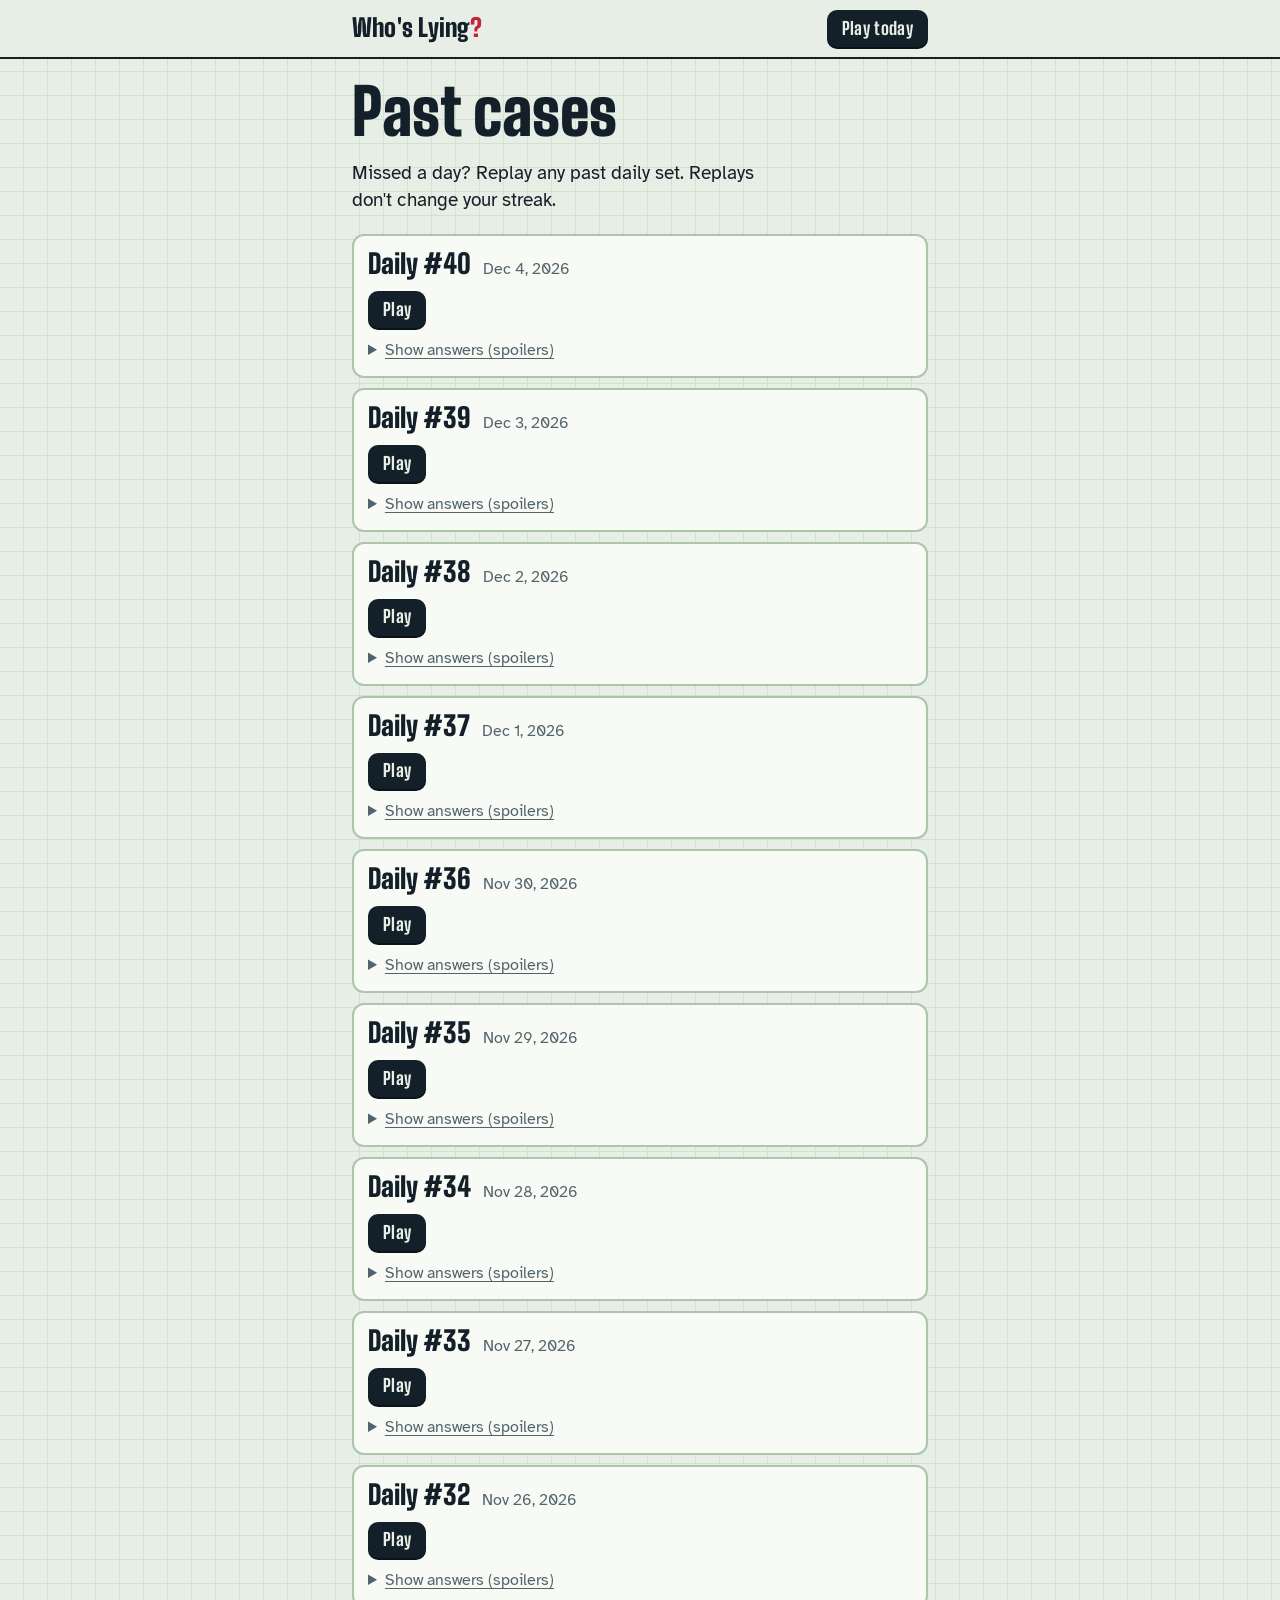
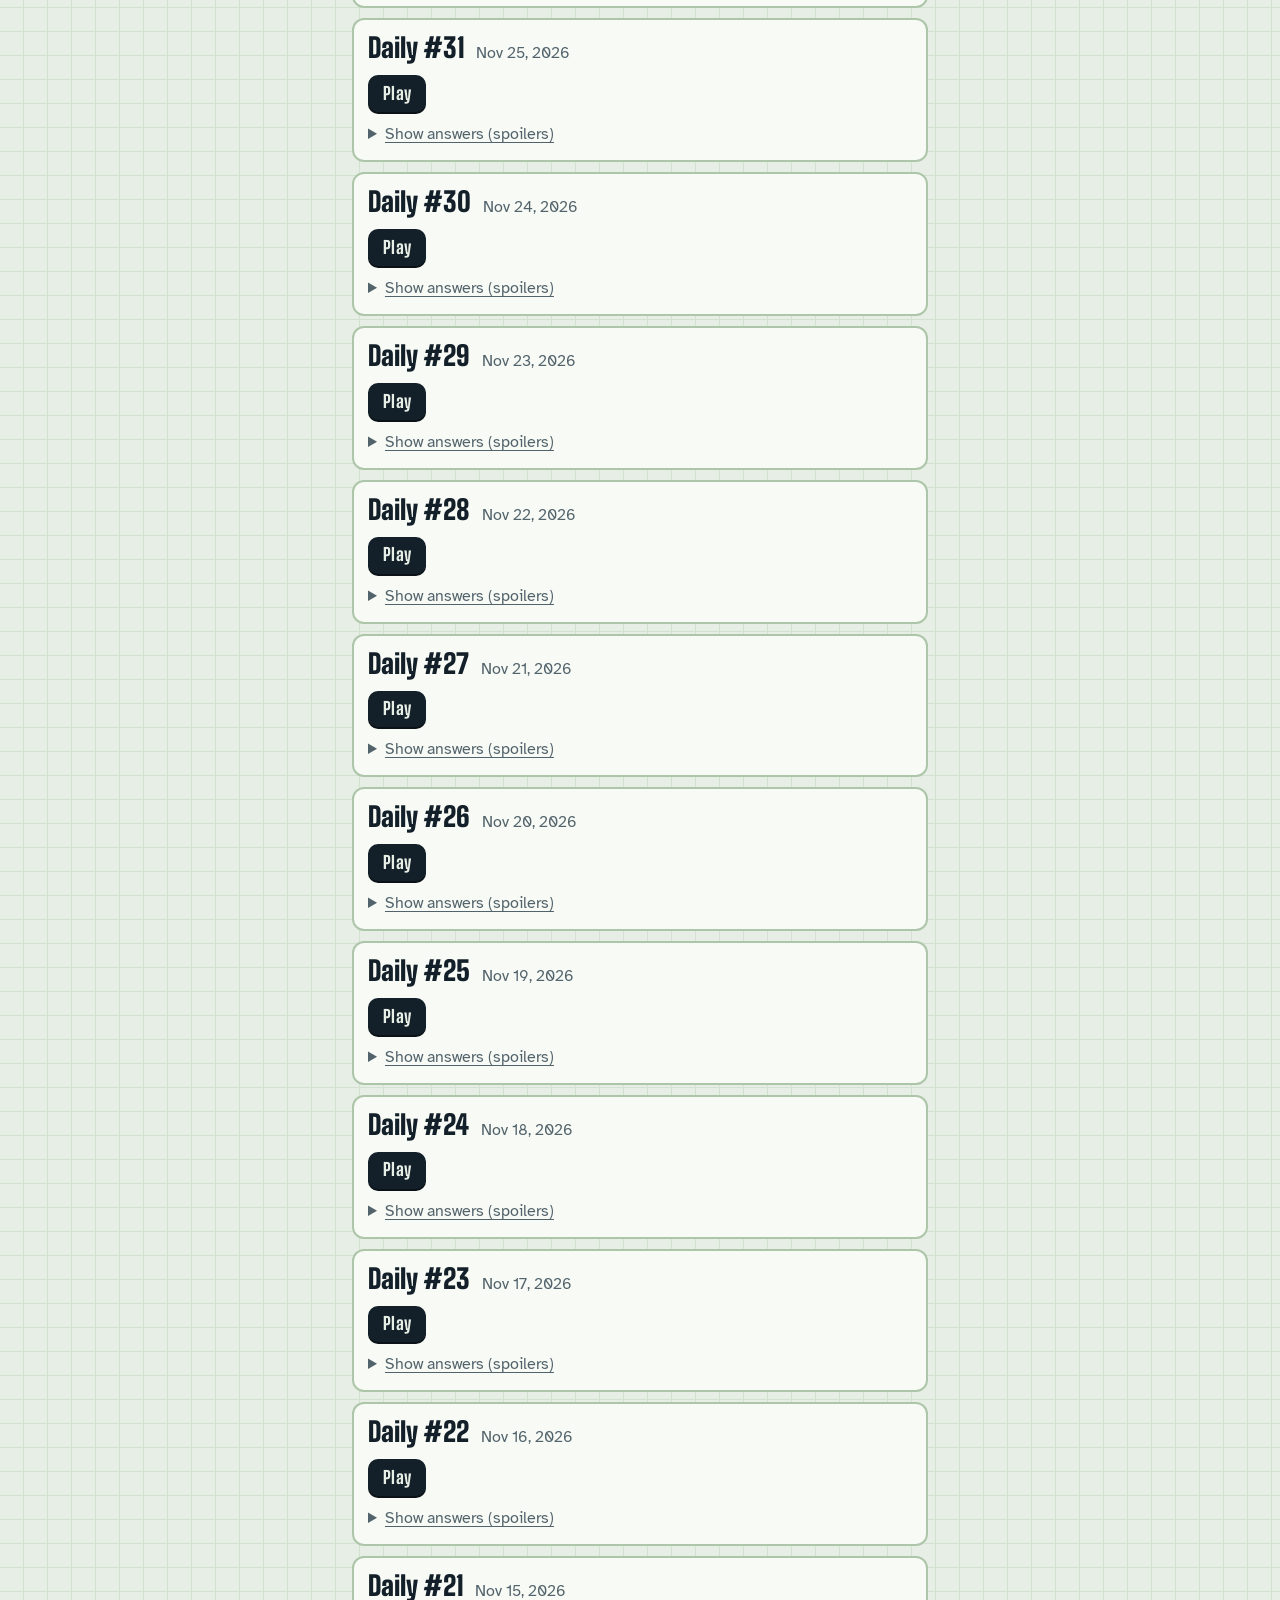
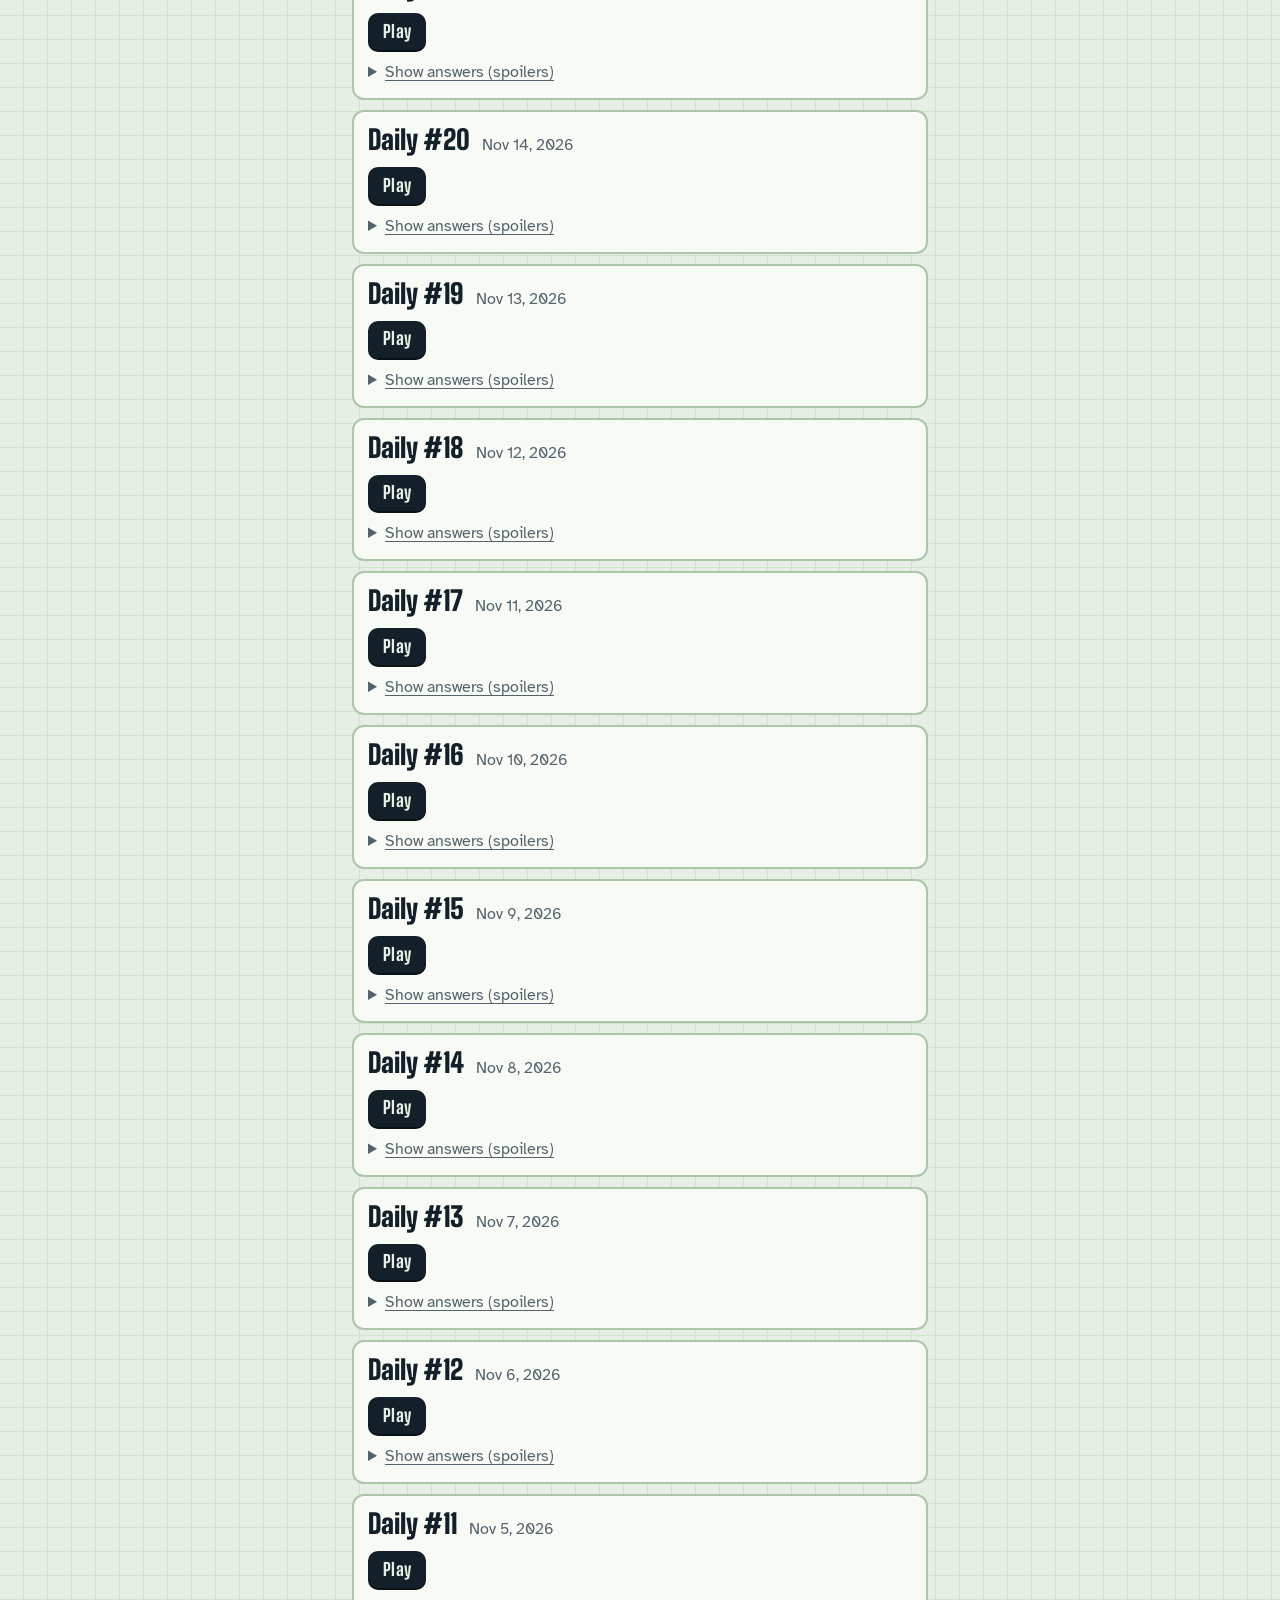
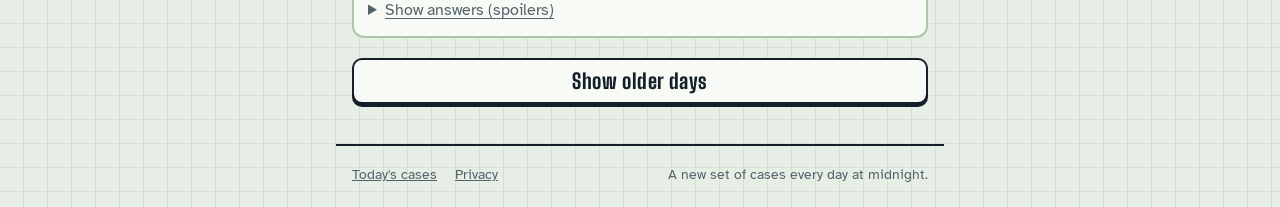
<file: archive.html>
<!doctype html>
<html lang="en">
<head>
<meta charset="utf-8">
<meta name="viewport" content="width=device-width, initial-scale=1, viewport-fit=cover">
<title>Past Cases | Who's Lying?</title>
<meta name="description" content="Replay every past Who's Lying? daily case and check the answers: who lied, and why their story could not be true.">
<meta name="theme-color" content="#e7eee5" media="(prefers-color-scheme: light)">
<meta name="theme-color" content="#0e1612" media="(prefers-color-scheme: dark)">
<link rel="canonical" href="https://liarhunt.com/archive.html">
<link rel="icon" href="assets/favicon.svg" type="image/svg+xml">
<link rel="apple-touch-icon" href="assets/apple-touch-icon.png">
<link rel="stylesheet" href="css/style.css">
</head>
<body>
<header class="bar">
  <div class="bar-in wrap">
    <a class="brand" href="index.html" style="text-decoration:none">Who's Lying<span class="q">?</span></a>
    <a class="btn small primary" href="index.html">Play today</a>
  </div>
</header>

<main id="main" class="wrap">
  <section class="screen">
    <h1 class="page-title">Past cases</h1>
    <p class="lede">Missed a day? Replay any past daily set. Replays don't change your streak.</p>
    <div class="days" id="days"></div>
    <button class="btn ghost wide" id="more" type="button" hidden>Show older days</button>
    <div class="ad-slot" id="ad-archive" hidden></div>
  </section>
</main>

<footer class="foot wrap">
  <a href="index.html">Today's cases</a>
  <a href="privacy.html">Privacy</a>
  <span class="spacer"></span>
  <span>A new set of cases every day at midnight.</span>
</footer>

<script src="js/config.js" defer></script>
<script src="js/cases.js" defer></script>
<script src="js/engine.js" defer></script>
<script src="js/ads.js" defer></script>
<script src="js/archive.js" defer></script>
</body>
</html>
</file>
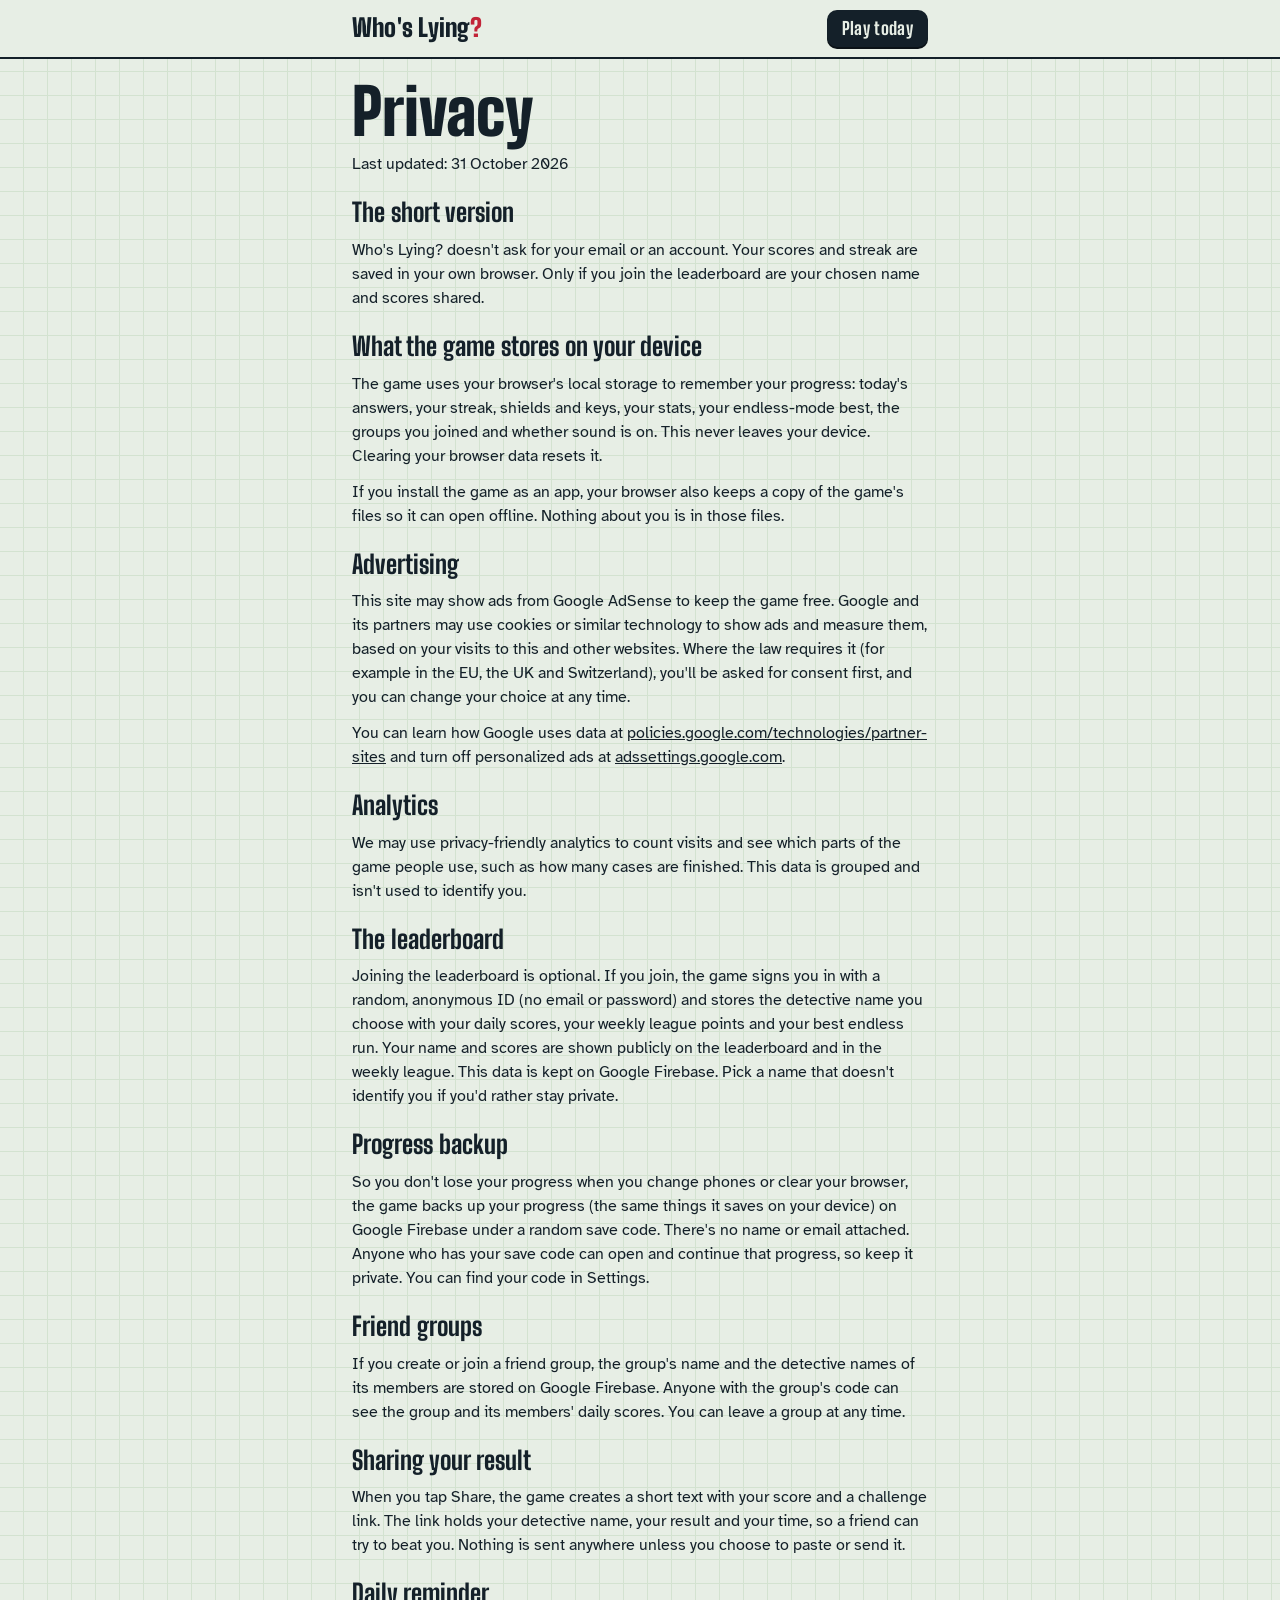
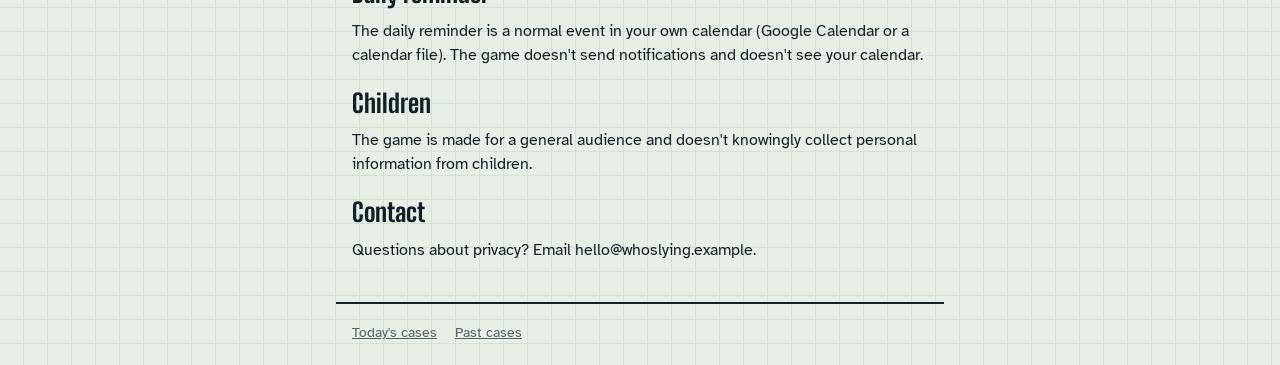
<file: privacy.html>
<!doctype html>
<html lang="en">
<head>
<meta charset="utf-8">
<meta name="viewport" content="width=device-width, initial-scale=1, viewport-fit=cover">
<title>Privacy | Who's Lying?</title>
<meta name="description" content="How Who's Lying? handles your data: game progress stays on your device. Ads and analytics, if switched on, are explained here.">
<link rel="canonical" href="https://liarhunt.com/privacy.html">
<link rel="icon" href="assets/favicon.svg" type="image/svg+xml">
<link rel="stylesheet" href="css/style.css">
</head>
<body>
<header class="bar">
  <div class="bar-in wrap">
    <a class="brand" href="index.html" style="text-decoration:none">Who's Lying<span class="q">?</span></a>
    <a class="btn small primary" href="index.html">Play today</a>
  </div>
</header>

<main id="main" class="wrap">
  <article class="screen prose">
    <h1 class="page-title">Privacy</h1>
    <p>Last updated: 31 October 2026</p>

    <h2>The short version</h2>
    <p>Who's Lying? doesn't ask for your email or an account. Your scores and streak are saved in your own browser. Only if you join the leaderboard are your chosen name and scores shared.</p>

    <h2>What the game stores on your device</h2>
    <p>The game uses your browser's local storage to remember your progress: today's answers, your streak, shields and keys, your stats, your endless-mode best, the groups you joined and whether sound is on. This never leaves your device. Clearing your browser data resets it.</p>
    <p>If you install the game as an app, your browser also keeps a copy of the game's files so it can open offline. Nothing about you is in those files.</p>

    <h2>Advertising</h2>
    <p>This site may show ads from Google AdSense to keep the game free. Google and its partners may use cookies or similar technology to show ads and measure them, based on your visits to this and other websites. Where the law requires it (for example in the EU, the UK and Switzerland), you'll be asked for consent first, and you can change your choice at any time.</p>
    <p>You can learn how Google uses data at <a href="https://policies.google.com/technologies/partner-sites" target="_blank" rel="noopener">policies.google.com/technologies/partner-sites</a> and turn off personalized ads at <a href="https://adssettings.google.com" target="_blank" rel="noopener">adssettings.google.com</a>.</p>

    <h2>Analytics</h2>
    <p>We may use privacy-friendly analytics to count visits and see which parts of the game people use, such as how many cases are finished. This data is grouped and isn't used to identify you.</p>

    <h2>The leaderboard</h2>
    <p>Joining the leaderboard is optional. If you join, the game signs you in with a random, anonymous ID (no email or password) and stores the detective name you choose with your daily scores, your weekly league points and your best endless run. Your name and scores are shown publicly on the leaderboard and in the weekly league. This data is kept on Google Firebase. Pick a name that doesn't identify you if you'd rather stay private.</p>
    <h2>Progress backup</h2>
    <p>So you don't lose your progress when you change phones or clear your browser, the game backs up your progress (the same things it saves on your device) on Google Firebase under a random save code. There's no name or email attached. Anyone who has your save code can open and continue that progress, so keep it private. You can find your code in Settings.</p>
    <h2>Friend groups</h2>
    <p>If you create or join a friend group, the group's name and the detective names of its members are stored on Google Firebase. Anyone with the group's code can see the group and its members' daily scores. You can leave a group at any time.</p>

    <h2>Sharing your result</h2>
    <p>When you tap Share, the game creates a short text with your score and a challenge link. The link holds your detective name, your result and your time, so a friend can try to beat you. Nothing is sent anywhere unless you choose to paste or send it.</p>
    <h2>Daily reminder</h2>
    <p>The daily reminder is a normal event in your own calendar (Google Calendar or a calendar file). The game doesn't send notifications and doesn't see your calendar.</p>

    <h2>Children</h2>
    <p>The game is made for a general audience and doesn't knowingly collect personal information from children.</p>

    <h2>Contact</h2>
    <p>Questions about privacy? Email <span id="contact">hello@whoslying.example</span>.</p>
  </article>
</main>

<footer class="foot wrap">
  <a href="index.html">Today's cases</a>
  <a href="archive.html">Past cases</a>
</footer>
<script src="js/config.js"></script>
<script>
  try { if (window.WL_CONFIG && WL_CONFIG.contactEmail) document.getElementById("contact").textContent = WL_CONFIG.contactEmail; } catch (e) {}
</script>
</body>
</html>
</file>
<file: css/style.css>
/* WHO'S LYING? — styles
   Layout: a full-screen detective desk on polygraph chart paper. A strip-chart recorder tops every case;
   on wide screens the facts sit left and the suspects right, so a case fits a 16:9 frame without page scrolling. */

@font-face { font-family: "Big Shoulders Display"; font-weight: 700; font-style: normal; font-display: swap; src: url("../assets/fonts/big-shoulders-display-latin-700-normal.woff2") format("woff2"); }
@font-face { font-family: "Big Shoulders Display"; font-weight: 800; font-style: normal; font-display: swap; src: url("../assets/fonts/big-shoulders-display-latin-800-normal.woff2") format("woff2"); }
@font-face { font-family: "Big Shoulders Display"; font-weight: 900; font-style: normal; font-display: swap; src: url("../assets/fonts/big-shoulders-display-latin-900-normal.woff2") format("woff2"); }
@font-face { font-family: "Atkinson Hyperlegible"; font-weight: 400; font-style: normal; font-display: swap; src: url("../assets/fonts/atkinson-hyperlegible-latin-400-normal.woff2") format("woff2"); }
@font-face { font-family: "Atkinson Hyperlegible"; font-weight: 400; font-style: italic; font-display: swap; src: url("../assets/fonts/atkinson-hyperlegible-latin-400-italic.woff2") format("woff2"); }
@font-face { font-family: "Atkinson Hyperlegible"; font-weight: 700; font-style: normal; font-display: swap; src: url("../assets/fonts/atkinson-hyperlegible-latin-700-normal.woff2") format("woff2"); }

/* ---------- tokens: "Precinct" (light) ---------- */
:root {
  --paper: #e7eee5;
  --surface: #f7faf5;
  --grid: #d3e2d0;
  --grid-strong: #adc6a9;
  --ink: #142029;
  --pencil: #53636b;
  --needle: #c22438;
  --needle-ink: #ffffff;
  --tag: #ecdcae;
  --tag-ink: #382d12;
  --ok: #1b6844;
  --hint: #8f6200;
  --gold: #b5850f;
  --face: #fbfcf8;
  --scrim: rgba(20, 32, 41, 0.55);

  --display: "Big Shoulders Display", "Arial Narrow", "Roboto Condensed", "Helvetica Neue", Impact, sans-serif;
  --body: "Atkinson Hyperlegible", "Segoe UI", Roboto, "Helvetica Neue", Arial, sans-serif;

  --s-1: 0.875rem;
  --s0: 1rem;
  --s1: 1.2rem;
  --s2: 1.6rem;
  --s3: 2.2rem;
  --r: 12px;
  --gut: max(14px, env(safe-area-inset-left, 0px));
  --gutr: max(14px, env(safe-area-inset-right, 0px));
  color-scheme: light;
}
/* "Night Shift" (dark) when the device is dark and no theme is chosen */
@media (prefers-color-scheme: dark) {
  :root:not([data-theme="light"]) {
    --paper: #0e1612; --surface: #16211b; --grid: #1b2922; --grid-strong: #2c4236;
    --ink: #e2ebe1; --pencil: #95a69b; --needle: #ff5c6c; --needle-ink: #1a0508;
    --tag: #3a3220; --tag-ink: #f2e5bd; --ok: #55c993; --hint: #e5b545; --gold: #e5b545;
    --face: #1e2b24; --scrim: rgba(0, 0, 0, 0.62);
    color-scheme: dark;
  }
}
:root[data-theme="dark"] {
  --paper: #0e1612; --surface: #16211b; --grid: #1b2922; --grid-strong: #2c4236;
  --ink: #e2ebe1; --pencil: #95a69b; --needle: #ff5c6c; --needle-ink: #1a0508;
  --tag: #3a3220; --tag-ink: #f2e5bd; --ok: #55c993; --hint: #e5b545; --gold: #e5b545;
  --face: #1e2b24; --scrim: rgba(0, 0, 0, 0.62);
  color-scheme: dark;
}
/* desk themes chosen in the game (they win over the device setting) */
:root[data-skin="precinct"] {
  --paper: #e7eee5; --surface: #f7faf5; --grid: #d3e2d0; --grid-strong: #adc6a9;
  --ink: #142029; --pencil: #53636b; --needle: #c22438; --needle-ink: #ffffff;
  --tag: #ecdcae; --tag-ink: #382d12; --ok: #1b6844; --hint: #8f6200; --gold: #b5850f;
  --face: #fbfcf8; --scrim: rgba(20, 32, 41, 0.55);
  color-scheme: light;
}
:root[data-skin="night"] {
  --paper: #0e1612; --surface: #16211b; --grid: #1b2922; --grid-strong: #2c4236;
  --ink: #e2ebe1; --pencil: #95a69b; --needle: #ff5c6c; --needle-ink: #1a0508;
  --tag: #3a3220; --tag-ink: #f2e5bd; --ok: #55c993; --hint: #e5b545; --gold: #e5b545;
  --face: #1e2b24; --scrim: rgba(0, 0, 0, 0.62);
  color-scheme: dark;
}
:root[data-skin="sepia"] {
  --paper: #efe2c8; --surface: #f8eedb; --grid: #e3d2b0; --grid-strong: #cdb58a;
  --ink: #3b2a1a; --pencil: #6e5a44; --needle: #a2361f; --needle-ink: #ffffff;
  --tag: #e6cc92; --tag-ink: #3b2a1a; --ok: #3d6b2a; --hint: #8d6100; --gold: #a8740d;
  --face: #fbf5e8; --scrim: rgba(59, 42, 26, 0.55);
  color-scheme: light;
}
:root[data-skin="blueprint"] {
  --paper: #123a63; --surface: #17487a; --grid: #1a4d80; --grid-strong: #2d6aa6;
  --ink: #e8f1ff; --pencil: #a9c3e6; --needle: #ffd23f; --needle-ink: #10243d;
  --tag: #0e2f52; --tag-ink: #e8f1ff; --ok: #7ee0a8; --hint: #ffd23f; --gold: #ffd23f;
  --face: #1b4f84; --scrim: rgba(4, 16, 32, 0.66);
  color-scheme: dark;
}
:root[data-skin="neon"] {
  --paper: #140f24; --surface: #1d1633; --grid: #221a3c; --grid-strong: #3a2d63;
  --ink: #f1e9ff; --pencil: #b4a6d6; --needle: #ff2e88; --needle-ink: #1a0410;
  --tag: #2a1f4a; --tag-ink: #f1e9ff; --ok: #3cf0b0; --hint: #ffcf4a; --gold: #ffcf4a;
  --face: #251c42; --scrim: rgba(6, 3, 14, 0.7);
  color-scheme: dark;
}
:root[data-skin="gold"] {
  --paper: #1b1a17; --surface: #24221d; --grid: #29271f; --grid-strong: #4a4535;
  --ink: #f4ead2; --pencil: #bdb196; --needle: #e0b23c; --needle-ink: #1b1a17;
  --tag: #3a3324; --tag-ink: #f4ead2; --ok: #8fd18a; --hint: #e0b23c; --gold: #e0b23c;
  --face: #2c2a24; --scrim: rgba(0, 0, 0, 0.66);
  color-scheme: dark;
}

/* ---------- base ---------- */
*, *::before, *::after { box-sizing: border-box; }
[hidden] { display: none !important; }
html { -webkit-text-size-adjust: 100%; }
html.game { font-size: clamp(14px, calc(0.45vw + 0.95vh + 4px), 18px); }
body {
  margin: 0;
  font-family: var(--body);
  font-size: var(--s0);
  line-height: 1.5;
  color: var(--ink);
  background-color: var(--paper);
  background-image:
    linear-gradient(var(--grid) 1px, transparent 1px),
    linear-gradient(90deg, var(--grid) 1px, transparent 1px);
  background-size: 24px 24px;
  background-position: -1px -1px;
  -webkit-font-smoothing: antialiased;
}
html.game, html.game body { height: 100%; overflow: hidden; }
html.game body {
  -webkit-user-select: none; user-select: none; -webkit-touch-callout: none;
  -webkit-tap-highlight-color: transparent; overscroll-behavior: none;
}
html.game .share-text, html.game .field { -webkit-user-select: text; user-select: text; }
html.cg .web-only { display: none !important; }
img, svg, canvas { max-width: 100%; }
button { font: inherit; color: inherit; }
a { color: inherit; }
p { margin: 0; }
:focus-visible { outline: 3px solid var(--needle); outline-offset: 2px; }
.muted { color: var(--pencil); }
.small { font-size: var(--s-1); }

/* ---------- shared pieces ---------- */
.btn {
  display: inline-flex; align-items: center; justify-content: center; gap: 0.5rem;
  min-height: 2.9rem; padding: 0.55rem 1.1rem;
  border-radius: var(--r); border: 2px solid var(--ink);
  font-family: var(--display); font-weight: 800; font-size: 1.3rem; letter-spacing: 0.02em; line-height: 1;
  cursor: pointer; text-decoration: none; text-align: center;
  transition: transform 0.08s ease, filter 0.12s ease;
}
.btn:hover { filter: brightness(1.06); }
.btn:active { transform: translateY(1px); }
.btn:disabled { opacity: 0.5; cursor: default; filter: none; }
.btn.primary { background: var(--ink); color: var(--paper); }
.btn.ghost { background: var(--surface); color: var(--ink); }
.btn.danger { background: var(--needle); border-color: var(--needle); color: var(--needle-ink); }
.btn.wide { width: 100%; }
.btn.small { min-height: 2.3rem; padding: 0.3rem 0.8rem; font-size: 1.1rem; }
.btn.big { min-height: 3.4rem; font-size: 1.6rem; }
.btn .ad-ico { width: 1.15rem; height: 1.15rem; flex: none; }
.link-btn {
  background: none; border: 0; padding: 0.3rem 0.1rem; cursor: pointer;
  color: var(--pencil); text-decoration: underline; text-underline-offset: 3px; font-size: var(--s-1);
}
.icon-btn {
  width: 2.6rem; height: 2.6rem; display: grid; place-items: center; flex: none;
  background: transparent; border: 0; border-radius: 50%; cursor: pointer; color: var(--ink);
}
.icon-btn:hover { background: var(--grid); }
.icon-btn svg { width: 1.4rem; height: 1.4rem; fill: none; stroke: currentColor; stroke-width: 2; stroke-linecap: round; stroke-linejoin: round; }
.chip-btn {
  display: inline-flex; align-items: center; gap: 0.35rem; position: relative;
  min-height: 2.4rem; padding: 0.3rem 0.9rem; border: 2px solid var(--ink); border-radius: 99px;
  background: var(--surface); color: var(--ink); cursor: pointer; text-decoration: none; font-weight: 700; font-size: var(--s-1);
}
.chip-btn:hover { background: var(--grid); }
.dot { width: 0.55rem; height: 0.55rem; border-radius: 50%; background: var(--needle); }
.eyebrow { color: var(--pencil); font-size: var(--s-1); font-weight: 700; letter-spacing: 0.04em; }
.cell-g { background: var(--ok); }
.cell-y { background: var(--hint); }
.cell-r { background: var(--needle); }
.cell-n { background: transparent; }

/* stars: clipped squares so they share one shape everywhere */
.st, .star-ico {
  display: inline-block; width: 1.05rem; height: 1.05rem; flex: none;
  background: var(--grid-strong);
  clip-path: polygon(50% 2%, 62% 36%, 98% 36%, 69% 58%, 80% 94%, 50% 72%, 20% 94%, 31% 58%, 2% 36%, 38% 36%);
}
.st.on, .star-ico.on { background: var(--gold); }
.stars { display: inline-flex; gap: 0.12rem; align-items: center; }

/* reward chips: +20 coins, +45 XP */
.rewards { display: flex; flex-wrap: wrap; gap: 0.4rem; }
.rewards:empty { display: none; }
.rw {
  display: inline-flex; align-items: center; gap: 0.3rem;
  border: 2px solid var(--ink); border-radius: 99px; padding: 0.15rem 0.65rem;
  font-weight: 700; font-size: var(--s-1); background: var(--surface); font-variant-numeric: tabular-nums;
}
.rw.coin { border-color: var(--gold); }
.rw.xp { border-color: var(--ok); }
.rw.mult { border-color: var(--needle); color: var(--needle); }
.rewards.big .rw { font-size: var(--s0); padding: 0.25rem 0.85rem; }
.coin-ico { width: 1.1em; height: 1.1em; fill: none; stroke: var(--gold); stroke-width: 2; stroke-linecap: round; flex: none; }

/* detective badge */
.badge-svg { display: block; }
.badge-svg .b-outer { stroke: var(--ink); stroke-width: 2; stroke-linejoin: round; }
.badge-svg .b-ring { fill: none; stroke: var(--ink); stroke-width: 1.6; }
.badge-svg .b-inner { stroke: var(--ink); stroke-width: 1.2; }
.badge-svg .b-num { font-family: var(--display); font-weight: 900; fill: var(--ink); }
.badge-bronze .b-outer { fill: #c98a4b; } .badge-bronze .b-inner { fill: #e3b07e; }
.badge-silver .b-outer { fill: #a9b4bd; } .badge-silver .b-inner { fill: #d9e0e6; }
.badge-gold .b-outer { fill: #d9a520; } .badge-gold .b-inner { fill: #f2d27a; }
.badge-svg .b-num { fill: #142029; }
.badge-svg .b-outer, .badge-svg .b-ring, .badge-svg .b-inner { stroke: #142029; }

/* ---------- app shell ---------- */
.app { height: 100%; display: flex; flex-direction: column; }
.hud { flex: none; background: var(--paper); border-bottom: 2px solid var(--ink); padding-top: env(safe-area-inset-top, 0px); position: relative; z-index: 5; }
.hud-in {
  display: flex; align-items: center; gap: 0.4rem; min-height: 3rem;
  padding: 0.2rem var(--gutr) 0.2rem var(--gut); max-width: 84rem; margin: 0 auto;
}
.brand {
  background: none; border: 0; padding: 0.2rem 0; cursor: pointer; white-space: nowrap; color: var(--ink);
  font-family: var(--display); font-weight: 900; font-size: 1.55rem; line-height: 1; letter-spacing: 0.01em;
}
.brand .q, .boot-title .q { color: var(--needle); }
.hud-back { margin-left: -0.5rem; }
.hud-title { min-width: 0; display: grid; line-height: 1.05; }
.hud-main { font-family: var(--display); font-weight: 900; font-size: 1.35rem; white-space: nowrap; overflow: hidden; text-overflow: ellipsis; }
.hud-sub { color: var(--pencil); font-size: var(--s-1); white-space: nowrap; overflow: hidden; text-overflow: ellipsis; }
.hud-right { margin-left: auto; display: flex; align-items: center; gap: 0.25rem; }
.coins {
  display: inline-flex; align-items: center; gap: 0.35rem; cursor: pointer;
  border: 2px solid var(--ink); border-radius: 99px; background: var(--surface); color: var(--ink);
  padding: 0.2rem 0.75rem 0.2rem 0.5rem; font-weight: 700; font-variant-numeric: tabular-nums; min-height: 2.3rem;
}
.coins b { min-width: 2.2ch; text-align: right; }
.stage { flex: 1; min-height: 0; position: relative; }
.scr { position: absolute; inset: 0; overflow-y: auto; overflow-x: hidden; overscroll-behavior: contain; -webkit-overflow-scrolling: touch; }
.scr:focus { outline: none; }

/* ---------- headquarters ---------- */
.hq-grid {
  display: grid; gap: 1rem; padding: 1rem var(--gutr) calc(1.2rem + env(safe-area-inset-bottom, 0px)) var(--gut);
  max-width: 84rem; margin: 0 auto;
}
.hq-col { display: grid; gap: 1rem; align-content: start; min-width: 0; }
.player { display: flex; gap: 0.9rem; align-items: center; }
.player-badge { flex: none; width: 3.8rem; }
.player-badge svg { width: 100%; height: auto; }
.player-info { flex: 1; min-width: 0; display: grid; gap: 0.15rem; }
.player-name { display: flex; align-items: center; gap: 0.45rem; font-family: var(--display); font-weight: 900; font-size: 1.6rem; line-height: 1; }
.player-name span { overflow: hidden; text-overflow: ellipsis; white-space: nowrap; }
.player-avatar { width: 1.6rem; height: 1.6rem; border-radius: 50%; border: 2px solid var(--ink); object-fit: cover; }
.player-title { color: var(--pencil); font-weight: 700; }
.xpbar { height: 0.7rem; border: 2px solid var(--ink); border-radius: 99px; overflow: hidden; background: var(--surface); margin-top: 0.2rem; }
.xpbar span { display: block; height: 100%; width: 0; background: var(--ok); transition: width 0.6s ease; }
.xp-text { color: var(--pencil); font-size: var(--s-1); font-variant-numeric: tabular-nums; }

.career-card { position: relative; border: 2px solid var(--ink); border-radius: var(--r); background: var(--surface); overflow: hidden; }
.card-trace { display: block; width: 100%; height: 4.2rem; border-bottom: 2px solid var(--ink); }
.career-in { padding: 0.9rem 1rem 1rem; display: grid; gap: 0.65rem; justify-items: start; }
.career-name { margin: -0.4rem 0 0; font-family: var(--display); font-weight: 900; font-size: 2.5rem; line-height: 0.95; text-wrap: balance; }
.nodes { display: grid; grid-template-columns: repeat(10, minmax(0, 1fr)); gap: 0.3rem; width: 100%; }
.node {
  display: grid; justify-items: center; gap: 0.15rem; padding: 0.3rem 0 0.25rem; border-radius: 4px;
  border: 2px solid var(--grid-strong); background: var(--paper); font-family: var(--display); font-weight: 900; font-size: 1rem; line-height: 1;
}
.node .stars .st { width: 0.5rem; height: 0.5rem; }
.node.done { border-color: var(--ink); }
.node.now { border-color: var(--needle); background: var(--surface); box-shadow: 0 0 0 2px var(--needle); }
.node.is-twist { border-style: dashed; }
.node.locked { color: var(--pencil); }
#btn-play { margin-top: 0.15rem; }

.modes { display: grid; grid-template-columns: 1fr 1fr; gap: 0.7rem; }
.mode-tile {
  position: relative; display: grid; grid-template-columns: auto 1fr; gap: 0.6rem; align-items: center; text-align: left;
  border: 2px solid var(--ink); border-radius: var(--r); background: var(--surface); padding: 0.75rem; cursor: pointer; min-height: 4.6rem;
}
.mode-tile:hover { background: var(--grid); }
.mode-ico { width: 2.4rem; height: 2.4rem; border-radius: 50%; display: grid; place-items: center; background: var(--ink); color: var(--paper); }
.mode-ico svg { width: 1.35rem; height: 1.35rem; fill: none; stroke: currentColor; stroke-width: 2; stroke-linecap: round; stroke-linejoin: round; }
.mode-txt { display: grid; min-width: 0; line-height: 1.2; }
.mode-txt b { font-family: var(--display); font-weight: 900; font-size: 1.4rem; line-height: 1.05; }
.mode-txt span { color: var(--pencil); font-size: var(--s-1); }
.mode-flag { position: absolute; top: -0.6rem; right: 0.6rem; background: var(--needle); color: var(--needle-ink); font-weight: 700; font-size: 0.75rem; padding: 0.05rem 0.5rem; border-radius: 99px; }

.missions { border: 2px solid var(--ink); border-radius: var(--r); background: var(--surface); padding: 0.8rem 0.9rem; display: grid; gap: 0.6rem; }
.missions-head { display: flex; align-items: baseline; justify-content: space-between; gap: 0.6rem; flex-wrap: wrap; }
.missions-head h2 { margin: 0; font-family: var(--display); font-weight: 900; font-size: 1.45rem; line-height: 1; }
.missions-head .muted { font-size: var(--s-1); font-variant-numeric: tabular-nums; }
.mission-list { list-style: none; margin: 0; padding: 0; display: grid; gap: 0.5rem; }
.mission { display: grid; grid-template-columns: 1.3rem 1fr auto; gap: 0.6rem; align-items: center; }
.m-check { width: 1.3rem; height: 1.3rem; border: 2px solid var(--ink); border-radius: 50%; display: grid; place-items: center; }
.mission.done .m-check { background: var(--ok); border-color: var(--ok); }
.mission.done .m-check::after { content: ""; width: 0.35rem; height: 0.6rem; border: solid var(--surface); border-width: 0 2px 2px 0; transform: rotate(45deg) translate(-1px, -1px); }
.m-body { min-width: 0; display: grid; gap: 0.2rem; }
.m-text { font-size: var(--s-1); font-weight: 700; line-height: 1.25; }
.mission.claimed .m-text { color: var(--pencil); text-decoration: line-through; }
.m-bar { height: 0.35rem; border-radius: 99px; background: var(--grid); overflow: hidden; }
.m-bar span { display: block; height: 100%; background: var(--ok); }
.m-side { font-size: var(--s-1); font-weight: 700; font-variant-numeric: tabular-nums; display: flex; align-items: center; gap: 0.25rem; }
.chest { border-top: 2px dashed var(--grid-strong); padding-top: 0.55rem; display: flex; align-items: center; gap: 0.6rem; justify-content: space-between; font-size: var(--s-1); }
.chest b { font-family: var(--display); font-size: 1.15rem; }
.hq-links { display: flex; flex-wrap: wrap; gap: 0.45rem; }

/* ---------- case screen ---------- */
.case-scr { display: flex; flex-direction: column; overflow: hidden; }
.case-top {
  flex: none; display: flex; gap: 0.75rem; align-items: center; width: 100%; max-width: 84rem; margin: 0 auto;
  padding: 0.5rem var(--gutr) 0.4rem var(--gut);
}
.recorder { position: relative; flex: 1; min-width: 0; border: 2px solid var(--ink); border-radius: var(--r); background: var(--surface); overflow: hidden; }
.trace { display: block; width: 100%; height: 3.1rem; }
.rec-labels {
  position: absolute; inset: 0 0 auto 0; display: flex; justify-content: space-between; align-items: flex-start;
  padding: 0.2rem 0.45rem; pointer-events: none;
  font-family: var(--display); font-weight: 800; font-size: 1rem; letter-spacing: 0.03em;
}
.rec-labels span { background: var(--surface); padding: 0 0.25rem; border-radius: 3px; }
.rec-time { font-variant-numeric: tabular-nums; }
.rec-time.urgent { color: var(--needle); }
.rec-time.frozen { color: var(--ok); }
.case-meta { flex: none; display: flex; gap: 0.6rem; align-items: center; }
.pips { display: flex; gap: 0.3rem; }
.pips span { width: 1.25rem; height: 1.25rem; border-radius: 4px; border: 2px solid var(--ink); }
.pips span.now { box-shadow: 0 0 0 3px var(--grid-strong); }
.stars-live .st { width: 1.3rem; height: 1.3rem; }
.lives { display: flex; gap: 0.3rem; align-items: center; }
.lives span { width: 1rem; height: 1rem; border-radius: 50%; border: 2px solid var(--needle); }
.lives span.on { background: var(--needle); }
.combo {
  display: inline-flex; align-items: center; gap: 0.2rem; font-family: var(--display); font-weight: 900; font-size: 1.35rem;
  color: var(--needle); line-height: 1; white-space: nowrap;
}
.combo svg { width: 1.1rem; height: 1.1rem; fill: var(--needle); }
.replay-tag { font-size: var(--s-1); color: var(--pencil); border: 1px dashed var(--pencil); border-radius: 99px; padding: 0.05rem 0.6rem; white-space: nowrap; }

.case-grid {
  flex: 1; min-height: 0; position: relative; width: 100%; max-width: 84rem; margin: 0 auto;
  display: grid; grid-template-columns: minmax(0, 1fr); gap: 0.9rem; align-content: start;
  padding: 0.35rem var(--gutr) 1rem var(--gut); overflow-y: auto; overscroll-behavior: contain;
}
.pane { display: grid; gap: 0.6rem; align-content: start; min-width: 0; }
.case-kicker { color: var(--pencil); font-size: var(--s-1); font-weight: 700; }
.case-title { margin: -0.35rem 0 0; font-family: var(--display); font-weight: 900; font-size: 2.15rem; line-height: 0.95; text-wrap: balance; }
.case-setup { font-size: var(--s1); line-height: 1.35; text-wrap: pretty; }
.sec { margin: 0.2rem 0 -0.15rem; font-family: var(--display); font-weight: 800; font-size: 1.25rem; line-height: 1.1; }
.twist { border: 3px solid var(--needle); border-radius: var(--r); padding: 0.55rem 0.75rem; background: var(--surface); display: grid; gap: 0.1rem; }
.twist strong { font-family: var(--display); font-weight: 900; font-size: 1.55rem; line-height: 1; color: var(--needle); }

.clues { list-style: none; margin: 0; padding: 0; display: grid; gap: 0.4rem; }
.clue {
  position: relative; display: block; width: 100%; text-align: left;
  background: var(--tag); color: var(--tag-ink);
  padding: 0.55rem 0.75rem 0.55rem 1.95rem; border: 0; border-radius: 0 var(--r) var(--r) 0;
  clip-path: polygon(0.95rem 0, 100% 0, 100% 100%, 0.95rem 100%, 0 50%);
  font-size: var(--s0); line-height: 1.38;
}
.clue::before {
  content: ""; position: absolute; left: 0.85rem; top: 50%; width: 0.55rem; height: 0.55rem; margin-top: -0.275rem;
  border-radius: 50%; background: var(--paper); box-shadow: inset 0 0 0 2px var(--tag-ink);
}
button.clue { cursor: pointer; font: inherit; }
button.clue:hover { filter: brightness(0.96); }
.clue.is-picked { outline: 3px solid var(--needle); outline-offset: -3px; }
.clue.is-out { opacity: 0.45; text-decoration: line-through; }
.clue.is-wrong { outline: 3px dashed var(--pencil); outline-offset: -3px; opacity: 0.7; }
.clue.has-stamp { padding-right: 6.2rem; }
.clue.hl { outline: 3px solid var(--hint); outline-offset: -3px; }

.task { font-weight: 700; }
.suspects { display: grid; gap: 0.55rem; padding-bottom: 0.4rem; }
.suspect {
  position: relative; display: grid; grid-template-columns: 4.4rem minmax(0, 1fr); gap: 0.8rem; align-items: start;
  width: 100%; text-align: left; padding: 0.6rem; cursor: pointer; font: inherit;
  background: var(--surface); color: var(--ink); border: 2px solid var(--grid-strong); border-radius: var(--r);
  transition: border-color 0.12s ease, transform 0.12s ease;
}
.suspect:hover { border-color: var(--ink); }
.suspect.is-picked { border-color: var(--needle); box-shadow: 0 0 0 2px var(--needle); }
.suspect.is-out { opacity: 0.45; }
.suspect.is-out .says { text-decoration: line-through; }
.suspect.is-wrong { border-style: dashed; opacity: 0.72; }
.suspect.is-answer { border-color: var(--needle); box-shadow: 0 0 0 2px var(--needle); }
.suspect.is-answer.ok-answer { border-color: var(--ok); box-shadow: 0 0 0 2px var(--ok); }
.suspect:disabled, .clue:disabled { cursor: default; }
.suspect.static { cursor: default; }
.suspect.static:hover { border-color: var(--grid-strong); }
.mug {
  width: 4.4rem; height: 5rem; border: 2px solid var(--ink); border-radius: 4px; overflow: hidden;
  background-color: var(--face);
  background-image: repeating-linear-gradient(to bottom, transparent 0 0.75rem, var(--grid-strong) 0.75rem calc(0.75rem + 1px));
  display: grid; align-items: end;
}
.face { display: block; width: 100%; height: auto; }
.face .skin { fill: var(--face); stroke: var(--ink); stroke-width: 2; }
.face .cloth { fill: var(--grid-strong); }
.face .ln { fill: none; stroke: var(--ink); stroke-width: 2; stroke-linecap: round; stroke-linejoin: round; }
.face .ln.thin { stroke-width: 1.4; }
.face .ln.paper { stroke: var(--face); }
.face .hair, .face .ink { fill: var(--ink); }
.face .band { fill: var(--needle); }
.who { display: grid; gap: 0.15rem; min-width: 0; }
.who-top { display: flex; align-items: baseline; gap: 0.5rem; flex-wrap: wrap; }
.who-name { font-family: var(--display); font-weight: 900; font-size: 1.45rem; line-height: 1; }
.who-role { color: var(--pencil); font-size: var(--s-1); line-height: 1.2; }
.who-key { margin-left: auto; color: var(--pencil); font-size: 0.75rem; border: 1px solid var(--grid-strong); border-radius: 3px; padding: 0 0.3rem; }
.says { display: block; margin-top: 0.15rem; font-size: var(--s0); line-height: 1.38; }
.says::before { content: "\201C"; }
.says::after { content: "\201D"; }
.your-pick { position: absolute; left: 0.6rem; bottom: -0.7rem; background: var(--pencil); color: var(--surface); font-size: 0.72rem; font-weight: 700; padding: 0.05rem 0.5rem; border-radius: 99px; }

.stamp {
  position: absolute; right: 0.6rem; top: 0.6rem; z-index: 2;
  font-family: var(--display); font-weight: 900; font-size: 1.7rem; line-height: 1; letter-spacing: 0.06em;
  color: var(--needle); border: 3px solid var(--needle); border-radius: 4px; padding: 0.2rem 0.45rem 0.1rem;
  transform: rotate(-9deg); background: var(--surface);
  animation: stamp 0.32s cubic-bezier(0.2, 1.6, 0.4, 1) both;
}
.stamp.ok { color: var(--ok); border-color: var(--ok); }
.stamp.cleared { color: var(--pencil); border-color: var(--pencil); font-size: 1.3rem; }
.clue .stamp { background: var(--tag); font-size: 1.25rem; right: 0.55rem; top: 50%; animation-name: stampc; transform: translateY(-50%) rotate(-6deg); }
@keyframes stamp { from { transform: rotate(-9deg) scale(1.7); opacity: 0; } to { transform: rotate(-9deg) scale(1); opacity: 1; } }
@keyframes stampc { from { transform: translateY(-50%) rotate(-6deg) scale(1.7); opacity: 0; } to { transform: translateY(-50%) rotate(-6deg) scale(1); opacity: 1; } }

/* action bar under the case */
.actionbar {
  flex: none; border-top: 2px solid var(--ink); background: var(--surface);
  padding: 0.45rem var(--gutr) calc(0.45rem + env(safe-area-inset-bottom, 0px)) var(--gut);
}
.tools, .confirm { max-width: 84rem; margin: 0 auto; display: flex; align-items: center; gap: 0.5rem; min-height: 2.9rem; }
.tool {
  display: inline-flex; align-items: center; gap: 0.4rem; min-height: 2.5rem; padding: 0.25rem 0.75rem 0.25rem 0.6rem;
  border: 2px solid var(--ink); border-radius: 99px; background: var(--paper); color: var(--ink); cursor: pointer; font-weight: 700; font-size: var(--s-1);
}
.tool:hover { background: var(--grid); }
.tool:disabled { opacity: 0.45; cursor: default; }
.tool svg { width: 1.2rem; height: 1.2rem; fill: none; stroke: currentColor; stroke-width: 2; stroke-linecap: round; }
.tool-n { min-width: 1.4rem; height: 1.4rem; border-radius: 99px; background: var(--ink); color: var(--paper); font-size: 0.8rem; display: grid; place-items: center; padding: 0 0.3rem; }
.tool-n.ad { background: var(--needle); color: var(--needle-ink); }
.tool-note { color: var(--pencil); font-size: var(--s-1); margin-left: auto; text-align: right; line-height: 1.25; }
.confirm-q { flex: 1; min-width: 0; font-weight: 700; line-height: 1.25; }
.confirm .btn { min-height: 2.6rem; }
.confirm .btn.danger { min-width: 8.5rem; }

/* verdict: a card that slides over the case */
.verdict {
  position: fixed; left: 0; right: 0; bottom: 0; z-index: 20; max-height: 78%;
  overflow-y: auto; background: var(--surface); border-top: 3px solid var(--ink);
  padding: 0.9rem var(--gutr) calc(0.9rem + env(safe-area-inset-bottom, 0px)) var(--gut);
  animation: rise 0.2s ease-out both;
}
@keyframes rise { from { transform: translateY(40%); opacity: 0; } to { transform: none; opacity: 1; } }
.verdict-card { display: grid; gap: 0.6rem; max-width: 40rem; margin: 0 auto; }
.verdict-head { font-family: var(--display); font-weight: 900; font-size: 2.4rem; line-height: 0.95; }
.verdict-head.good { color: var(--ok); }
.verdict-head.bad { color: var(--needle); }
.verdict-stars { display: flex; gap: 0.35rem; }
.verdict-stars .st { width: 2.3rem; height: 2.3rem; }
.verdict-stars .st.on { animation: starpop 0.42s cubic-bezier(0.2, 1.7, 0.4, 1) both; }
.verdict-stars .st:nth-child(2) { animation-delay: 0.18s; }
.verdict-stars .st:nth-child(3) { animation-delay: 0.36s; }
@keyframes starpop { from { transform: scale(0.2) rotate(-40deg); opacity: 0; } to { transform: none; opacity: 1; } }
.verdict-banner { background: var(--ink); color: var(--paper); font-family: var(--display); font-weight: 900; font-size: 1.3rem; padding: 0.3rem 0.7rem; border-radius: var(--r); justify-self: start; }
.why { line-height: 1.45; }
.twist-reveal { font-style: italic; color: var(--pencil); }
.verdict-actions { display: flex; gap: 0.5rem; position: sticky; bottom: 0; background: var(--surface); padding-top: 0.35rem; box-shadow: 0 -10px 12px -8px var(--surface); }
.verdict-actions .btn.ghost { flex: none; }

/* ---------- results ---------- */
.results-in {
  display: grid; gap: 1.2rem; padding: 1.2rem var(--gutr) calc(1.5rem + env(safe-area-inset-bottom, 0px)) var(--gut);
  max-width: 64rem; margin: 0 auto;
}
.res-main, .res-side { display: grid; gap: 0.9rem; align-content: start; min-width: 0; }
.res-title { margin: -0.4rem 0 0; font-family: var(--display); font-weight: 900; font-size: 3.4rem; line-height: 0.9; text-wrap: balance; }
#res-body { display: grid; gap: 0.7rem; justify-items: start; }
.res-grid { display: flex; gap: 0.45rem; }
.res-grid span { width: 2.8rem; height: 2.8rem; border-radius: 6px; border: 2px solid var(--ink); }
.res-big { font-family: var(--display); font-weight: 900; font-size: 6rem; line-height: 0.85; }
.res-line { font-size: var(--s1); }
.res-line strong { font-variant-numeric: tabular-nums; }
.share-box { display: grid; gap: 0.55rem; }
.share-alt { display: flex; flex-wrap: wrap; gap: 0.45rem; }
.share-alt a, .share-alt button {
  flex: 1 1 0; min-width: 5.5rem; min-height: 2.6rem; display: inline-flex; align-items: center; justify-content: center;
  border: 2px solid var(--ink); border-radius: var(--r); background: var(--surface);
  font-weight: 700; text-decoration: none; cursor: pointer; font-size: var(--s-1);
}
.share-text { width: 100%; min-height: 6.5rem; font: inherit; font-size: var(--s-1); padding: 0.6rem; border: 2px solid var(--ink); border-radius: var(--r); background: var(--surface); color: var(--ink); }
.stat-row { display: grid; grid-template-columns: repeat(4, 1fr); gap: 0.5rem; margin: 0; }
.stat-row div { display: grid; gap: 0.1rem; text-align: center; padding: 0.55rem 0.2rem; border-top: 2px solid var(--ink); }
.stat-row dt { order: 2; color: var(--pencil); font-size: 0.8rem; line-height: 1.2; }
.stat-row dd { order: 1; margin: 0; font-family: var(--display); font-weight: 900; font-size: 1.9rem; line-height: 1; font-variant-numeric: tabular-nums; }
.res-progress { display: grid; gap: 0.5rem; }
.res-progress:empty { display: none; }
.rp-level { display: flex; align-items: center; gap: 0.7rem; padding: 0.6rem 0.8rem; border: 2px solid var(--ink); border-radius: var(--r); background: var(--surface); }
.rp-level .badge-svg { flex: none; }
.rp-body { display: grid; gap: 0.3rem; flex: 1; min-width: 0; }
.rp-top { display: flex; gap: 0.35rem; align-items: baseline; flex-wrap: wrap; }
.rp-top .muted { margin-left: auto; font-size: var(--s-1); font-variant-numeric: tabular-nums; }
.rp-mission {
  display: flex; align-items: center; justify-content: space-between; gap: 0.6rem; padding: 0.55rem 0.8rem;
  border: 2px dashed var(--grid-strong, var(--pencil)); border-radius: var(--r); font-size: var(--s-1); text-align: left; background: none; color: var(--ink);
}
.rp-mission.ready { border: 2px solid var(--ok); background: color-mix(in srgb, var(--ok) 12%, var(--surface)); font-weight: 700; cursor: pointer; justify-content: flex-start; font: inherit; font-size: var(--s-1); font-weight: 700; }
.rp-mission .coin-ico { width: 1.1rem; height: 1.1rem; flex: none; }
.new-best { display: inline-block; background: var(--needle); color: var(--needle-ink); font-weight: 700; font-size: var(--s-1); padding: 0.15rem 0.6rem; border-radius: 99px; }
.countdown-line { color: var(--pencil); font-variant-numeric: tabular-nums; }
.countdown-line strong { color: var(--ink); }
.review { border-top: 2px solid var(--ink); padding-top: 0.5rem; }
.review summary { cursor: pointer; font-family: var(--display); font-weight: 800; font-size: 1.25rem; padding: 0.2rem 0; }
.review-item { display: grid; gap: 0.2rem; padding: 0.7rem 0; border-bottom: 1px solid var(--grid-strong); }
.review-item h4 { margin: 0; font-family: var(--display); font-weight: 800; font-size: 1.2rem; display: flex; gap: 0.45rem; align-items: center; }
.review-item h4 span { width: 1rem; height: 1rem; border-radius: 3px; border: 2px solid var(--ink); flex: none; }
.review-item .ans { font-weight: 700; }
.rank-card { background: var(--surface); border: 2px solid var(--ink); border-radius: var(--r); padding: 0.8rem 0.9rem; display: grid; gap: 0.45rem; }
.rank-head { font-size: var(--s1); line-height: 1.35; }
.rank-sub { color: var(--pencil); font-size: var(--s-1); }
.ad-slot { min-height: 0; }
/* side ads: tall ads left and right, game in the middle. ads.js adds html.rails on wide screens. */
.ad-rail { position: fixed; top: 0; bottom: 0; width: var(--rail); display: grid; place-items: center; z-index: 1; }
.ad-rail.left { left: 12px; } .ad-rail.right { right: 12px; }
html.rails .app { padding-inline: calc(var(--rail) + 24px); }
html.rails .verdict { left: calc(var(--rail) + 24px); right: calc(var(--rail) + 24px); }
.ad-demo-rail { width: 100%; height: 100%; display: grid; place-items: center; border: 2px dashed var(--pencil); border-radius: var(--r); color: var(--pencil); font-size: var(--s-1); text-align: center; }
@media (max-width: 1099px), (max-height: 659px) {
  .ad-rail { display: none !important; }
  html.rails .app { padding-inline: 0; }
  html.rails .verdict { left: 0; right: 0; }
}
.ad-demo-banner { border: 2px dashed var(--pencil); border-radius: var(--r); padding: 1.6rem 0.8rem; text-align: center; color: var(--pencil); font-size: var(--s-1); }

/* ---------- list screens: map, shop, achievements ---------- */
.list-in { padding: 1rem var(--gutr) calc(1.5rem + env(safe-area-inset-bottom, 0px)) var(--gut); max-width: 64rem; margin: 0 auto; display: grid; gap: 0.8rem; align-content: start; }
.page-h { margin: 0; font-family: var(--display); font-weight: 900; font-size: 2.6rem; line-height: 0.95; }
.chapters { display: grid; gap: 0.8rem; }
.chapter { border: 2px solid var(--ink); border-radius: var(--r); background: var(--surface); padding: 0.75rem 0.85rem; display: grid; gap: 0.55rem; }
.chapter.locked { border-style: dashed; border-color: var(--grid-strong); background: transparent; color: var(--pencil); }
.chapter-head { display: flex; align-items: baseline; gap: 0.6rem; flex-wrap: wrap; }
.chapter-head h3 { margin: 0; font-family: var(--display); font-weight: 900; font-size: 1.5rem; line-height: 1; }
.chapter-head .muted { margin-left: auto; font-size: var(--s-1); display: inline-flex; align-items: center; gap: 0.3rem; }
.chapter .nodes .node { cursor: pointer; }
.chapter .nodes .node:disabled { cursor: default; }
button.node { font: inherit; font-family: var(--display); font-weight: 900; color: inherit; }
button.node:not(:disabled):hover { background: var(--grid); }

.free-coins { display: flex; align-items: center; gap: 0.8rem; justify-content: space-between; border: 2px dashed var(--gold); border-radius: var(--r); padding: 0.6rem 0.8rem; background: var(--surface); }
.shop-grid { display: grid; grid-template-columns: repeat(auto-fill, minmax(12rem, 1fr)); gap: 0.6rem; }
.shop-card { border: 2px solid var(--ink); border-radius: var(--r); background: var(--surface); padding: 0.7rem; display: grid; gap: 0.35rem; align-content: start; }
.shop-card h4 { margin: 0; font-family: var(--display); font-weight: 900; font-size: 1.3rem; line-height: 1.05; }
.shop-card p { color: var(--pencil); font-size: var(--s-1); }
.shop-card .own { font-size: var(--s-1); font-weight: 700; }
.shop-card .btn { margin-top: 0.2rem; }
.shop-card.current { box-shadow: 0 0 0 3px var(--needle); }
.swatch { display: flex; gap: 0.3rem; }
.swatch span { width: 1.5rem; height: 1.5rem; border-radius: 50%; border: 2px solid var(--ink); }

.ach-list { list-style: none; margin: 0; padding: 0; display: grid; grid-template-columns: repeat(auto-fill, minmax(17rem, 1fr)); gap: 0.55rem; }
.ach { display: grid; grid-template-columns: 2.4rem 1fr; gap: 0.65rem; align-items: center; border: 2px solid var(--grid-strong); border-radius: var(--r); background: var(--surface); padding: 0.55rem 0.7rem; }
.ach.done { border-color: var(--ink); }
.ach-ico { width: 2.4rem; height: 2.4rem; border-radius: 50%; display: grid; place-items: center; background: var(--grid); }
.ach.done .ach-ico { background: var(--gold); }
.ach-ico .st { width: 1.3rem; height: 1.3rem; background: var(--pencil); }
.ach.done .ach-ico .st { background: var(--surface); }
.ach h4 { margin: 0; font-family: var(--display); font-weight: 900; font-size: 1.2rem; line-height: 1.05; }
.ach p { font-size: var(--s-1); color: var(--pencil); line-height: 1.25; }
.ach .m-bar { margin-top: 0.25rem; }

/* ---------- dialogs ---------- */
dialog {
  width: min(31rem, calc(100% - 28px)); max-height: calc(100% - 28px);
  border: 2px solid var(--ink); border-radius: var(--r); padding: 0;
  background: var(--surface); color: var(--ink);
}
dialog::backdrop { background: var(--scrim); }
.dlg { padding: 1.1rem 1.2rem 1.2rem; display: grid; gap: 0.75rem; }
.dlg.center { text-align: center; justify-items: center; }
.dlg h2 { margin: 0; font-family: var(--display); font-weight: 900; font-size: 2.1rem; line-height: 0.95; }
.dlg h3 { margin: 0.2rem 0 0; font-family: var(--display); font-weight: 800; font-size: 1.25rem; }
.dlg-close { justify-self: end; margin: -0.5rem -0.6rem -1.4rem 0; }
.dlg-row { display: grid; gap: 0.55rem; }
.row2 { display: grid; grid-template-columns: 1fr 1fr; gap: 0.5rem; }
.legend { display: grid; gap: 0.35rem; margin: 0; padding: 0; list-style: none; }
.legend li { display: flex; gap: 0.2rem; align-items: center; }
.legend li .star-ico:last-of-type { margin-right: 0.5rem; }
.switch { display: flex; align-items: center; justify-content: space-between; gap: 1rem; font-weight: 700; padding: 0.35rem 0; border-bottom: 1px solid var(--grid-strong); cursor: pointer; }
.switch input { appearance: none; -webkit-appearance: none; width: 3rem; height: 1.7rem; border-radius: 99px; border: 2px solid var(--ink); background: var(--grid); position: relative; cursor: pointer; order: 2; flex: none; margin: 0; }
.switch input::after { content: ""; position: absolute; top: 0.12rem; left: 0.15rem; width: 1.2rem; height: 1.2rem; border-radius: 50%; background: var(--ink); transition: transform 0.15s ease; }
.switch input:checked { background: var(--ok); }
.switch input:checked::after { transform: translateX(1.25rem); background: var(--surface); }
.switch input:disabled { opacity: 0.5; }
.danger-zone { display: grid; gap: 0.5rem; padding-top: 0.3rem; }
.reset-confirm { display: grid; gap: 0.5rem; border: 2px dashed var(--needle); border-radius: var(--r); padding: 0.6rem; }
.dist { display: grid; gap: 0.35rem; }
.dist-row { display: grid; grid-template-columns: 2.4rem 1fr; gap: 0.45rem; align-items: center; font-variant-numeric: tabular-nums; }
.dist-row b { font-family: var(--display); font-size: 1.1rem; }
.dist-bar { height: 1.45rem; background: var(--grid-strong); color: var(--ink); border-radius: 3px; display: flex; align-items: center; justify-content: flex-end; padding: 0 0.45rem; font-size: var(--s-1); font-weight: 700; min-width: 1.8rem; }
.dist-bar.today { background: var(--ink); color: var(--paper); }
.calendar { list-style: none; margin: 0; padding: 0; display: grid; grid-template-columns: repeat(7, minmax(0, 1fr)); gap: 0.3rem; width: 100%; }
.calendar li { border: 2px solid var(--grid-strong); border-radius: var(--r); padding: 0.35rem 0.1rem; display: grid; gap: 0.15rem; justify-items: center; font-size: 0.72rem; line-height: 1.1; }
.calendar li b { font-family: var(--display); font-size: 1rem; }
.calendar .coin-ico { width: 0.85rem; height: 0.85rem; vertical-align: -0.12rem; }
.calendar li.past { background: var(--grid); color: var(--pencil); }
.calendar li.today { border-color: var(--needle); box-shadow: 0 0 0 2px var(--needle); background: var(--surface); }
.rank-badge { width: 7rem; }
.rank-badge svg { width: 100%; height: auto; animation: badgein 0.6s cubic-bezier(0.2, 1.5, 0.4, 1) both; }
@keyframes badgein { from { transform: scale(0.3) rotate(-30deg); opacity: 0; } to { transform: none; opacity: 1; } }
.reward-list { margin: 0; padding: 0; list-style: none; display: grid; gap: 0.35rem; text-align: left; justify-self: stretch; }
.reward-list li { background: var(--paper); border-radius: var(--r); padding: 0.45rem 0.7rem; }
.reward-badge { font-size: 4.2rem; line-height: 1; }

/* ---------- tutorial coach ---------- */
.coach { position: fixed; inset: 0; z-index: 50; pointer-events: none; }
.coach-ring {
  position: fixed; border-radius: 10px; border: 3px solid var(--needle);
  box-shadow: 0 0 0 9999px rgba(10, 16, 20, 0.45); transition: all 0.3s ease; pointer-events: none;
  animation: ringpulse 1.6s ease-in-out infinite;
}
@keyframes ringpulse { 50% { border-color: var(--hint); } }
.coach-bubble {
  position: fixed; pointer-events: auto; width: min(22rem, calc(100% - 28px));
  background: var(--ink); color: var(--paper); border-radius: var(--r); padding: 0.8rem 0.9rem; display: grid; gap: 0.6rem;
  box-shadow: 0 8px 24px rgba(0, 0, 0, 0.25); transition: top 0.3s ease, left 0.3s ease;
}
.coach-bubble p { font-weight: 700; line-height: 1.35; }
.coach-row { display: flex; align-items: center; gap: 0.8rem; }
.coach-bubble .btn.primary { background: var(--paper); color: var(--ink); border-color: var(--paper); }
.coach-bubble .link-btn { color: var(--paper); opacity: 0.85; }
.coach.passthrough .coach-ring { box-shadow: 0 0 0 9999px rgba(10, 16, 20, 0.25); }

/* ---------- toasts, effects, boot ---------- */
.toasts {
  position: fixed; left: 50%; top: calc(3.4rem + env(safe-area-inset-top, 0px)); transform: translateX(-50%);
  z-index: 70; display: grid; gap: 0.4rem; justify-items: center; width: min(30rem, calc(100% - 28px)); pointer-events: none;
}
.toast {
  background: var(--ink); color: var(--paper); padding: 0.55rem 0.9rem; border-radius: var(--r); font-weight: 700;
  display: flex; align-items: center; gap: 0.5rem; box-shadow: 0 6px 18px rgba(0, 0, 0, 0.2);
  animation: toastin 0.25s ease-out both;
}
.toast.gold { background: var(--gold); color: #1b1a17; }
.toast.out { animation: toastout 0.3s ease-in both; }
@keyframes toastin { from { transform: translateY(-10px); opacity: 0; } to { transform: none; opacity: 1; } }
@keyframes toastout { to { transform: translateY(-10px); opacity: 0; } }
.fx-canvas { position: fixed; inset: 0; width: 100%; height: 100%; pointer-events: none; z-index: 80; }
.fx-float {
  position: fixed; z-index: 85; pointer-events: none; transform: translate(-50%, -50%);
  font-family: var(--display); font-weight: 900; font-size: 1.6rem; color: var(--ok); white-space: nowrap;
  text-shadow: 0 0 3px var(--surface), 0 0 6px var(--surface);
  animation: floatup 1.25s ease-out forwards;
}
.fx-float.coin { color: var(--gold); }
.fx-float.bad { color: var(--needle); }
.fx-float.combo { color: var(--needle); font-size: 2rem; }
@keyframes floatup { 0% { opacity: 0; transform: translate(-50%, -30%) scale(0.7); } 15% { opacity: 1; transform: translate(-50%, -60%) scale(1.1); } 100% { opacity: 0; transform: translate(-50%, -190%) scale(1); } }
.fx-shake { animation: shake 0.42s ease both; }
@keyframes shake { 15% { transform: translateX(-7px); } 35% { transform: translateX(6px); } 55% { transform: translateX(-4px); } 75% { transform: translateX(3px); } }
.fx-pop { animation: pop 0.35s cubic-bezier(0.2, 1.8, 0.4, 1); }
@keyframes pop { 40% { transform: scale(1.18); } }
.boot {
  position: fixed; inset: 0; z-index: 100; display: grid; place-content: center; justify-items: center; gap: 1rem;
  background: var(--paper); transition: opacity 0.35s ease;
}
.boot-title { font-family: var(--display); font-weight: 900; font-size: 3.2rem; line-height: 1; }
.boot-bar { width: 12rem; height: 0.5rem; border: 2px solid var(--ink); border-radius: 99px; overflow: hidden; }
.boot-bar span { display: block; height: 100%; width: 40%; background: var(--needle); animation: bootbar 1s ease-in-out infinite alternate; }
@keyframes bootbar { to { transform: translateX(150%); } }
body:not(.booting) .boot { opacity: 0; pointer-events: none; }

/* ad placeholder (web demo) */
.ad-demo { position: fixed; inset: 0; z-index: 95; background: var(--scrim); display: grid; place-items: center; padding: 16px; }
.ad-demo-box { width: min(26rem, 100%); background: var(--surface); border: 2px dashed var(--pencil); border-radius: var(--r); padding: 1.4rem; display: grid; gap: 0.6rem; text-align: center; }
.ad-demo-kind { font-family: var(--display); font-weight: 900; font-size: var(--s2); }
.ad-demo-name, .ad-demo-note { color: var(--pencil); font-size: var(--s-1); }
.ad-demo-row { display: flex; gap: 0.5rem; justify-content: center; flex-wrap: wrap; margin-top: 0.3rem; }

/* ---------- web leaderboard ---------- */
.tabs { display: grid; grid-template-columns: repeat(4, 1fr); border: 2px solid var(--ink); border-radius: var(--r); overflow: hidden; }
.tab { background: var(--surface); border: 0; padding: 0.5rem 0.2rem; cursor: pointer; font-family: var(--display); font-weight: 800; font-size: 1.1rem; }
.tab + .tab { border-left: 2px solid var(--ink); }
.tab[aria-selected="true"] { background: var(--ink); color: var(--paper); }
.board-note { color: var(--pencil); font-size: var(--s-1); }
.demo-note { border: 2px dashed var(--needle); border-radius: var(--r); padding: 0.45rem 0.6rem; font-size: var(--s-1); }
.board { list-style: none; margin: 0; padding: 0; display: grid; max-height: min(42vh, 420px); overflow-y: auto; border-top: 2px solid var(--ink); }
.board-row { display: grid; grid-template-columns: 2.4rem 1fr auto auto; gap: 0.6rem; align-items: center; padding: 0.45rem 0.2rem; border-bottom: 1px solid var(--grid-strong); font-variant-numeric: tabular-nums; }
.board-row.me { background: var(--tag); color: var(--tag-ink); }
.b-rank { font-family: var(--display); font-weight: 900; font-size: 1.2rem; text-align: center; }
.board-row:nth-child(-n+3) .b-rank { color: var(--needle); }
.board-row.me .b-rank { color: inherit; }
.b-name { min-width: 0; overflow: hidden; text-overflow: ellipsis; white-space: nowrap; font-weight: 700; }
.b-name em { font-style: normal; font-weight: 400; font-size: var(--s-1); }
.b-badge { margin-right: 0.25rem; }
.b-score { font-family: var(--display); font-weight: 800; font-size: 1.15rem; }
.b-time { color: var(--pencil); font-size: var(--s-1); min-width: 3.2em; text-align: right; }
.board-row.me .b-time { color: inherit; }
.board-empty { padding: 1rem 0.2rem; color: var(--pencil); }
.board-me { display: grid; gap: 0.45rem; }
.field-label { font-weight: 700; }
.field { width: 100%; min-height: 2.9rem; padding: 0.5rem 0.7rem; font: inherit; font-size: var(--s1); border: 2px solid var(--ink); border-radius: var(--r); background: var(--paper); color: var(--ink); }
.field-error { color: var(--needle); font-weight: 700; }
.badges { display: flex; flex-wrap: wrap; gap: 0.35rem; }
.badge-chip { border: 2px solid var(--ink); border-radius: 99px; padding: 0.1rem 0.6rem; font-size: var(--s-1); font-weight: 700; }

/* ---------- polish: tactile buttons, lifted cards ---------- */
.btn { border-radius: 10px; box-shadow: 0 3px 0 var(--lip, var(--ink)); transition: transform 0.08s ease, box-shadow 0.08s ease, filter 0.12s ease; }
.btn.primary { --lip: color-mix(in srgb, var(--ink) 55%, #000); }
.btn.danger { --lip: color-mix(in srgb, var(--needle) 55%, #000); }
.btn.small { box-shadow: 0 2px 0 var(--lip, var(--ink)); }
.btn:active:not(:disabled) { transform: translateY(3px); box-shadow: 0 0 0 var(--lip, var(--ink)); }
.btn:disabled { box-shadow: none; }
.career-card, .missions, .shop-card, .rank-card, .rp-level, .chapter:not(.locked) { box-shadow: 0 3px 0 var(--ink); }
.mode-tile, .league-card { box-shadow: 0 3px 0 var(--ink); transition: transform 0.1s ease, box-shadow 0.1s ease; }
.mode-tile:hover, .league-card:hover { transform: translateY(-2px); box-shadow: 0 5px 0 var(--ink); background: var(--surface); }
.mode-tile:active, .league-card:active { transform: translateY(2px); box-shadow: 0 1px 0 var(--ink); }
.chip-btn { box-shadow: 0 2px 0 var(--ink); }
.chip-btn:active { transform: translateY(2px); box-shadow: none; }
.chip-btn.on { background: var(--ink); color: var(--paper); }
dialog { border-radius: 16px; box-shadow: 0 5px 0 var(--ink), 0 24px 60px rgba(0, 0, 0, 0.35); }
dialog[open] { animation: dlgin 0.24s cubic-bezier(0.2, 1.25, 0.4, 1) both; }
@keyframes dlgin { from { transform: translateY(16px) scale(0.97); opacity: 0; } to { transform: none; opacity: 1; } }
.scr.hq:not([hidden]) .hq-col > * { animation: cardin 0.4s cubic-bezier(0.2, 0.9, 0.3, 1) both; }
.hq-col > *:nth-child(2) { animation-delay: 0.04s; }
.hq-col > *:nth-child(3) { animation-delay: 0.08s; }
.hq-col > *:nth-child(4) { animation-delay: 0.12s; }
.hq-col > *:nth-child(5) { animation-delay: 0.16s; }
.hq-col > *:nth-child(6) { animation-delay: 0.2s; }
@keyframes cardin { from { transform: translateY(12px); opacity: 0; } to { transform: none; opacity: 1; } }

/* ---------- HQ: streak chip ---------- */
.player { position: relative; }
.streak-chip {
  flex: none; align-self: center; display: inline-flex; align-items: center; gap: 0.25rem; cursor: pointer;
  border: 2px solid var(--grid-strong); border-radius: 99px; background: var(--surface); color: var(--pencil);
  padding: 0.3rem 0.7rem 0.3rem 0.5rem; font-family: var(--display); font-weight: 900; font-size: 1.45rem; line-height: 1;
  box-shadow: 0 2px 0 var(--grid-strong); font-variant-numeric: tabular-nums;
}
.streak-chip .flame { width: 1.25rem; height: 1.25rem; fill: var(--grid-strong); }
.streak-chip.lit { color: var(--needle); border-color: var(--needle); box-shadow: 0 2px 0 var(--needle); }
.streak-chip.lit .flame { fill: var(--needle); animation: flicker 2.4s ease-in-out infinite; transform-origin: 50% 90%; }
@keyframes flicker { 0%, 100% { transform: scale(1) rotate(0); } 30% { transform: scale(1.08, 0.95) rotate(-3deg); } 60% { transform: scale(0.96, 1.06) rotate(2deg); } }
.shield-pips { display: inline-flex; gap: 2px; margin-left: 0.2rem; }
.shield-pips:empty { display: none; }
.shield-pips .sp { width: 0.68rem; height: 0.8rem; background: var(--ok); clip-path: polygon(50% 0, 100% 16%, 92% 62%, 50% 100%, 8% 62%, 0 16%); }

/* ---------- HQ: banner ---------- */
.hq-banner {
  display: flex; align-items: center; gap: 0.65rem; border: 2px solid var(--ink); border-radius: var(--r);
  background: var(--tag); color: var(--tag-ink); padding: 0.55rem 0.4rem 0.55rem 0.8rem; box-shadow: 0 3px 0 var(--ink);
}
.hb-ico { font-size: 1.6rem; line-height: 1; }
.hb-txt { flex: 1; min-width: 0; display: grid; line-height: 1.2; }
.hb-txt b { font-family: var(--display); font-weight: 900; font-size: 1.2rem; }
.hb-txt span { font-size: var(--s-1); }
.hq-banner .icon-btn { width: 2.2rem; height: 2.2rem; color: inherit; }

/* ---------- HQ: today's Daily (hero) ---------- */
.today-card { position: relative; border: 2px solid var(--ink); border-radius: var(--r); background: var(--surface); overflow: hidden; box-shadow: 0 4px 0 var(--ink); }
.today-card .card-trace { height: 4.4rem; }
.today-in { padding: 0.85rem 1rem 1rem; display: grid; gap: 0.55rem; }
.today-title { margin: -0.35rem 0 0; font-family: var(--display); font-weight: 900; font-size: 2.7rem; line-height: 0.95; text-wrap: balance; }
.today-sub { color: var(--pencil); }
.today-sub strong { color: var(--ink); font-variant-numeric: tabular-nums; }
.today-meta { font-weight: 700; font-size: var(--s-1); background: var(--tag); color: var(--tag-ink); border-radius: 8px; padding: 0.4rem 0.65rem; line-height: 1.4; }
.res-grid.small { gap: 0.3rem; }
.res-grid.small span { width: 1.55rem; height: 1.55rem; border-radius: 5px; }

/* ---------- HQ: Case of the Week ---------- */
.week-card {
  border: 2px solid var(--ink); border-radius: var(--r); background: var(--surface); padding: 0.8rem 0.95rem 0.95rem;
  display: grid; gap: 0.55rem; box-shadow: 0 3px 0 var(--ink);
  background-image: linear-gradient(90deg, var(--tag) 0 0.45rem, transparent 0.45rem);
  padding-left: 1.25rem;
}
.week-head { display: flex; justify-content: space-between; align-items: baseline; gap: 0.5rem; }
.week-title { margin: -0.3rem 0 0; font-family: var(--display); font-weight: 900; font-size: 1.85rem; line-height: 1; text-wrap: balance; }
.week-slots { list-style: none; margin: 0; padding: 0; display: grid; grid-template-columns: repeat(7, minmax(0, 1fr)); gap: 0.3rem; }
.week-slots li {
  display: grid; justify-items: center; gap: 0.12rem; padding: 0.35rem 0 0.28rem; border-radius: 9px;
  border: 2px solid var(--grid-strong); background: var(--paper); color: var(--pencil);
}
.week-slots li span { font-family: var(--display); font-weight: 900; font-size: 1.15rem; line-height: 1; height: 1.15rem; }
.week-slots li b { font-size: 0.68rem; font-weight: 700; text-transform: uppercase; letter-spacing: 0.05em; }
.week-slots .got { background: var(--ok); border-color: var(--ok); color: var(--surface); }
.week-slots .miss { border-style: dashed; color: var(--needle); }
.week-slots .now { border-color: var(--needle); color: var(--ink); box-shadow: 0 0 0 2px var(--needle); }
.week-slots .star { border-color: var(--gold); color: var(--gold); }
.week-slots .star.now { background: var(--gold); color: #1b1a17; box-shadow: 0 0 0 2px var(--gold); animation: glow 1.6s ease-in-out infinite; }
@keyframes glow { 50% { box-shadow: 0 0 0 5px color-mix(in srgb, var(--gold) 35%, transparent); } }
.week-sub { font-size: var(--s-1); line-height: 1.4; }

/* ---------- HQ: mode tiles ---------- */
.mode-tile.night .mode-ico { background: #3d3f9e; color: #fff; }
.mode-tile.rush .mode-ico { background: var(--gold); color: #1b1a17; }
.mode-tile.night.is-open { border-color: #6b6fe0; box-shadow: 0 3px 0 #6b6fe0; }
.mode-tile.night .mode-flag { background: #3d3f9e; color: #fff; }

/* ---------- HQ: weekly league ---------- */
.league-card {
  display: flex; align-items: center; gap: 0.8rem; width: 100%; text-align: left; cursor: pointer; font: inherit; color: var(--ink);
  border: 2px solid var(--ink); border-radius: var(--r); background: var(--surface); padding: 0.7rem 0.8rem;
}
.league-emblem {
  width: 3rem; height: 3rem; flex: none; display: grid; place-items: center; font-size: 1.5rem;
  border-radius: 50%; border: 2px solid var(--ink); background: var(--tier, var(--grid));
}
.league-emblem.t0 { --tier: #e9b98a; } .league-emblem.t1 { --tier: #dfe5ea; } .league-emblem.t2 { --tier: #f4d67f; }
.league-emblem.t3 { --tier: #a9e7eb; } .league-emblem.t4 { --tier: #bdd2ff; }
.league-txt { flex: 1; min-width: 0; display: grid; line-height: 1.2; }
.league-txt b { font-family: var(--display); font-weight: 900; font-size: 1.45rem; line-height: 1.05; }
.chev { width: 1.3rem; height: 1.3rem; flex: none; fill: none; stroke: currentColor; stroke-width: 2.5; stroke-linecap: round; stroke-linejoin: round; color: var(--pencil); }

/* ---------- results: challenge + what's next ---------- */
.versus { border: 2px solid var(--ink); border-radius: var(--r); background: var(--surface); padding: 0.85rem; display: grid; gap: 0.7rem; box-shadow: 0 3px 0 var(--ink); }
.versus.won { border-color: var(--ok); box-shadow: 0 3px 0 var(--ok); }
.vs-head { font-family: var(--display); font-weight: 900; font-size: 1.75rem; line-height: 1; }
.versus.won .vs-head { color: var(--ok); }
.vs-row { display: grid; grid-template-columns: minmax(0, 1fr) auto minmax(0, 1fr); gap: 0.5rem; align-items: center; width: 100%; }
.vs-side {
  display: grid; gap: 0.3rem; justify-items: center; text-align: center; padding: 0.55rem 0.3rem; border-radius: 10px;
  background: var(--paper); font-variant-numeric: tabular-nums; font-size: var(--s-1); font-weight: 700; min-width: 0;
}
.vs-side b { font-family: var(--display); font-size: 1.25rem; max-width: 100%; overflow: hidden; text-overflow: ellipsis; white-space: nowrap; }
.vs-side.win { background: color-mix(in srgb, var(--ok) 16%, var(--surface)); box-shadow: inset 0 0 0 2px var(--ok); }
.vs-x { font-family: var(--display); font-weight: 900; font-size: 1.35rem; color: var(--needle); }
.vs-side .res-grid, .file .res-grid { gap: 0.2rem; }
.vs-side .res-grid span, .file .res-grid span { width: 1.05rem; height: 1.05rem; border-width: 1.5px; border-radius: 3px; }
.res-extra { display: grid; gap: 0.5rem; }
.res-extra:empty { display: none; }
.next-card { display: flex; align-items: center; gap: 0.7rem; border: 2px solid var(--ink); border-radius: var(--r); background: var(--surface); padding: 0.6rem 0.7rem; box-shadow: 0 2px 0 var(--ink); }
.nc-ico { font-size: 1.45rem; width: 2.1rem; text-align: center; flex: none; font-family: var(--display); font-weight: 900; color: var(--gold); line-height: 1; }
.nc-txt { flex: 1; min-width: 0; display: grid; line-height: 1.3; font-size: var(--s-1); }
.nc-txt b { font-family: var(--display); font-size: 1.15rem; font-weight: 800; line-height: 1.1; }

/* ---------- case files ---------- */
.files-keys { display: flex; gap: 0.65rem; align-items: center; background: var(--tag); color: var(--tag-ink); border-radius: var(--r); padding: 0.65rem 0.85rem; font-size: var(--s-1); line-height: 1.4; }
.key-ico { font-size: 1.5rem; }
.files { list-style: none; margin: 0; padding: 0; display: grid; gap: 0.5rem; }
.file {
  display: grid; grid-template-columns: minmax(0, 1fr) auto; grid-template-areas: "head acts" "status acts"; gap: 0.25rem 0.7rem; align-items: center;
  border: 2px solid var(--grid-strong); border-radius: var(--r); background: var(--surface); padding: 0.6rem 0.75rem;
}
.file.played, .file.open { border-color: var(--ink); }
.file.today { border-color: var(--needle); box-shadow: 0 3px 0 var(--needle); }
.file.missed { border-style: dashed; background: transparent; }
.file-head { grid-area: head; display: flex; gap: 0.5rem; align-items: baseline; flex-wrap: wrap; }
.file-head b { font-family: var(--display); font-weight: 900; font-size: 1.3rem; line-height: 1; }
.file-status { grid-area: status; display: flex; gap: 0.5rem; align-items: center; font-size: var(--s-1); font-weight: 700; }
.file-acts { grid-area: acts; display: grid; gap: 0.15rem; justify-items: center; }

/* ---------- Case of the Week board ---------- */
.wk-setup { font-size: var(--s1); line-height: 1.35; }
.wk-status { border: 2px solid var(--ink); border-radius: var(--r); background: var(--surface); padding: 0.75rem 0.85rem; display: grid; gap: 0.55rem; box-shadow: 0 3px 0 var(--ink); }
.wk-verdict { display: grid; gap: 0.35rem; }
.wk-verdict b { font-family: var(--display); font-weight: 900; font-size: 1.8rem; line-height: 1; }
.wk-verdict.good b { color: var(--ok); }
.wk-verdict.bad b { color: var(--needle); }
.wk-clues { list-style: none; margin: 0; padding: 0; display: grid; gap: 0.4rem; }
.wk-clue { display: flex; gap: 0.65rem; align-items: center; flex-wrap: wrap; padding: 0.55rem 0.75rem; border-radius: 10px; line-height: 1.35; }
.wk-clue.open { background: var(--tag); color: var(--tag-ink); }
.wk-clue.locked { border: 2px dashed var(--grid-strong); color: var(--pencil); }
.wk-day { font-family: var(--display); font-weight: 900; text-transform: uppercase; font-size: 0.95rem; letter-spacing: 0.05em; min-width: 2.4rem; }
.wk-clue.open span:last-child { flex: 1; min-width: 12rem; }
.wk-why { flex: 1; min-width: 10rem; font-size: var(--s-1); }
.wk-acts { display: flex; gap: 0.35rem; flex-wrap: wrap; }
.wk-suspects { display: grid; grid-template-columns: repeat(auto-fill, minmax(15.5rem, 1fr)); gap: 0.55rem; }
.wk-sus {
  position: relative; display: grid; grid-template-columns: 3.6rem minmax(0, 1fr); gap: 0.65rem; align-items: start; text-align: left;
  padding: 0.55rem; border: 2px solid var(--grid-strong); border-radius: var(--r); background: var(--surface); color: var(--ink);
  cursor: pointer; font: inherit; transition: opacity 0.15s ease, border-color 0.12s ease, transform 0.12s ease;
}
.wk-sus:hover:not(:disabled) { border-color: var(--ink); }
.wk-sus .mug { width: 3.6rem; height: 4.1rem; }
.wk-who { display: grid; gap: 0.1rem; min-width: 0; }
.wk-who b { font-family: var(--display); font-weight: 900; font-size: 1.3rem; line-height: 1; }
.wk-traits { display: flex; flex-wrap: wrap; gap: 0.25rem; margin-top: 0.3rem; }
.wk-traits span { font-size: 0.75rem; font-weight: 700; border: 1.5px solid var(--grid-strong); border-radius: 99px; padding: 0 0.45rem; background: var(--paper); }
.wk-sus.crossed { opacity: 0.42; }
.wk-sus.crossed::after { content: ""; position: absolute; left: 6%; right: 6%; top: 50%; height: 3px; background: var(--needle); transform: rotate(-7deg); border-radius: 2px; }
.wk-sus.culprit { border-color: var(--needle); box-shadow: 0 0 0 2px var(--needle); opacity: 1; }
.wk-sus.culprit::after { display: none; }
.wk-sus.wrong { border-style: dashed; }
.wk-sus:disabled { cursor: default; }
.accusing .wk-sus { border-color: var(--needle); }
.accusing .wk-sus:hover { transform: translateY(-2px); box-shadow: 0 3px 0 var(--needle); }

/* ---------- progress backup ---------- */
.cloud-box { border: 2px dashed var(--grid-strong); border-radius: var(--r); padding: 0.7rem 0.8rem; display: grid; gap: 0.5rem; }
.cloud-h { font-family: var(--display); font-weight: 900; font-size: 1.2rem; }
.save-code { font-family: var(--display); font-weight: 900; letter-spacing: 0.08em; white-space: nowrap; }
.save-code.big { font-size: 1.9rem; background: var(--paper); border: 2px dashed var(--ink); border-radius: 10px; padding: 0.35rem 0.8rem; -webkit-user-select: all; user-select: all; }
.boot-note { color: var(--pencil); font-weight: 700; text-align: center; padding: 0 16px; }

/* ---------- notices, groups, board extras ---------- */
.notice-icon { font-size: 3.4rem; line-height: 1; font-family: var(--display); font-weight: 900; color: var(--gold); animation: badgein 0.55s cubic-bezier(0.2, 1.5, 0.4, 1) both; }
.notice-icon:empty { display: none; }
.notice-body { display: grid; gap: 0.5rem; justify-items: center; width: 100%; }
.notice-body:empty { display: none; }
.notice-body .reward-list { justify-self: stretch; }
.reward-list .coin-ico { vertical-align: -0.15rem; }
.shield-line { background: var(--paper); border-radius: 10px; padding: 0.6rem 0.8rem; text-align: left; line-height: 1.4; justify-self: stretch; }
.field-row { display: flex; gap: 0.5rem; }
.field-row .field { flex: 1; min-width: 0; }
.field.code { text-transform: uppercase; letter-spacing: 0.18em; font-family: var(--display); font-weight: 800; }
#dlg-board { width: min(34rem, calc(100% - 28px)); }
.seg { display: inline-flex; justify-self: start; border: 2px solid var(--ink); border-radius: 99px; overflow: hidden; }
.seg button { border: 0; background: var(--surface); padding: 0.25rem 0.9rem; font-weight: 700; font-size: var(--s-1); cursor: pointer; }
.seg button + button { border-left: 2px solid var(--ink); }
.seg button[aria-pressed="true"] { background: var(--ink); color: var(--paper); }
.board-head { display: flex; align-items: center; gap: 0.7rem; }
.board-head > span:last-child { display: grid; line-height: 1.15; }
.board-head b { font-family: var(--display); font-weight: 900; font-size: 1.35rem; }
.board-head .league-emblem { width: 2.6rem; height: 2.6rem; font-size: 1.3rem; }
.grp-chips { display: flex; flex-wrap: wrap; gap: 0.35rem; }
.board-row.up { box-shadow: inset 4px 0 0 var(--ok); }
.board-row.down { box-shadow: inset 4px 0 0 var(--needle); }
.board-row.waiting { color: var(--pencil); }

/* ---------- wide screens: 16:9 desktop frames ---------- */
@media (min-width: 700px) and (min-aspect-ratio: 6/5) {
  .hq-grid { grid-template-columns: minmax(0, 1.15fr) minmax(0, 1fr); align-items: start; padding-top: 1.1rem; }
  .case-grid {
    grid-template-columns: minmax(0, 1fr) minmax(0, 1.12fr); grid-template-areas: "facts suspects";
    gap: 1.4rem; overflow: hidden; padding-bottom: 0.5rem;
  }
  .pane { max-height: 100%; overflow-y: auto; overscroll-behavior: contain; padding-right: 0.2rem; padding-bottom: 0.6rem; }
  .pane-facts { grid-area: facts; }
  .pane-suspects { grid-area: suspects; }
  .verdict {
    position: relative; left: auto; right: auto; bottom: auto; grid-area: facts; z-index: 3; align-self: start;
    max-height: 100%; border: 3px solid var(--ink); border-radius: var(--r);
    box-shadow: 0 10px 30px rgba(0, 0, 0, 0.18); padding: 1rem 1.1rem 1.1rem;
    animation: slidein 0.22s ease-out both;
  }
  .verdict.over-suspects { grid-area: suspects; }
  @keyframes slidein { from { transform: translateX(-24px); opacity: 0; } to { transform: none; opacity: 1; } }
  .results-in { grid-template-columns: minmax(0, 1fr) minmax(0, 1fr); align-items: start; padding-top: 1.6rem; }
  .res-title { font-size: 4.2rem; }
}
/* short wide frames (e.g. 960x540, 800x450): tighten everything */
@media (min-width: 700px) and (min-aspect-ratio: 6/5) and (max-height: 620px) {
  .case-top { padding-top: 0.35rem; padding-bottom: 0.25rem; }
  .trace { height: 2.7rem; }
  .case-title { font-size: 1.9rem; }
  .case-setup { font-size: var(--s0); }
  .mug { width: 3.7rem; height: 4.2rem; }
  .suspect { grid-template-columns: 3.7rem minmax(0, 1fr); padding: 0.45rem 0.55rem; gap: 0.65rem; }
  .who-name { font-size: 1.3rem; }
  .suspects { gap: 0.45rem; }
  .clue { padding-top: 0.45rem; padding-bottom: 0.45rem; }
  .career-name { font-size: 2.1rem; }
  .card-trace, .today-card .card-trace { height: 3.2rem; }
  .today-title { font-size: 2.2rem; }
  .week-title { font-size: 1.55rem; }
  .hq-grid { gap: 0.8rem; padding-top: 0.8rem; }
  .hq-col { gap: 0.8rem; }
  .mode-tile { min-height: 4rem; padding: 0.55rem; }
  .verdict { padding: 0.75rem 0.9rem 0.8rem; }
  .verdict-card { gap: 0.45rem; }
  .verdict-head { font-size: 2rem; }
  .verdict-stars .st { width: 1.9rem; height: 1.9rem; }
  .why { line-height: 1.35; }
}
/* phones: a little more breathing room for thumbs */
@media (max-width: 699px), (max-aspect-ratio: 6/5) {
  .case-grid { padding-bottom: 1.4rem; }
  .verdict-actions .btn.ghost { min-width: 5rem; }
  .res-title { font-size: 3rem; }
}
@media (max-width: 380px) {
  .brand { font-size: 1.3rem; }
  .mode-txt b { font-size: 1.2rem; }
  .who-key { display: none; }
}
@media (hover: none) { .who-key { display: none; } }
@media (prefers-reduced-motion: reduce) {
  *, *::before, *::after { animation: none !important; transition: none !important; }
}

/* ---------- other pages (past cases, privacy, 404) ---------- */
html:not(.game) body { min-height: 100vh; display: flex; flex-direction: column; overflow-x: hidden; }
.wrap { width: 100%; max-width: calc(36rem + 32px); margin-inline: auto; padding-left: max(16px, env(safe-area-inset-left, 0px)); padding-right: max(16px, env(safe-area-inset-right, 0px)); }
.bar { border-bottom: 2px solid var(--ink); background: var(--paper); }
.bar-in { display: flex; align-items: center; justify-content: space-between; gap: 12px; padding-block: 10px; }
html:not(.game) main { flex: 1; padding-block: 24px 40px; }
.screen { display: grid; gap: 20px; }
.page-title { margin: 0; font-family: var(--display); font-weight: 900; font-size: clamp(2.75rem, 13vw, 4rem); line-height: 0.9; }
.lede { margin: 0; font-size: var(--s1); line-height: 1.4; max-width: 34ch; }
.days { display: grid; gap: 10px; }
.day { background: var(--surface); border: 2px solid var(--grid-strong); border-radius: var(--r); padding: 14px; display: grid; gap: 10px; }
.day:target { border-color: var(--needle); }
.day-head { display: flex; flex-wrap: wrap; gap: 4px 12px; align-items: baseline; }
.day-head h2 { margin: 0; font-family: var(--display); font-weight: 900; font-size: 1.7rem; line-height: 1; }
.day-date { color: var(--pencil); }
.chip { margin-left: auto; font-weight: 700; font-size: var(--s-1); border: 2px solid var(--ink); border-radius: 99px; padding: 1px 10px; }
.day-actions { display: flex; flex-wrap: wrap; gap: 10px; align-items: center; }
.day details { flex: 1 1 100%; }
.day summary { cursor: pointer; color: var(--pencil); text-decoration: underline; text-underline-offset: 3px; width: max-content; }
.answers { margin: 10px 0 0; padding: 0; list-style: none; display: grid; gap: 10px; }
.answers li { border-left: 3px solid var(--grid-strong); padding-left: 10px; display: grid; gap: 2px; }
.answers b { font-family: var(--display); font-weight: 800; font-size: 1.15rem; }
.empty { background: var(--surface); border: 2px dashed var(--grid-strong); border-radius: var(--r); padding: 18px; display: grid; gap: 10px; }
.prose { display: grid; gap: 12px; max-width: 65ch; }
.prose h2 { margin: 12px 0 0; font-family: var(--display); font-weight: 800; font-size: var(--s2); line-height: 1; }
.prose ul { margin: 0; }
.prose li + li { margin-top: 4px; }
.foot { padding-block: 18px calc(22px + env(safe-area-inset-bottom, 0px)); border-top: 2px solid var(--ink); display: flex; flex-wrap: wrap; gap: 6px 18px; font-size: var(--s-1); color: var(--pencil); }
.foot a { color: var(--pencil); }
.foot .spacer { flex: 1; }
</file>
